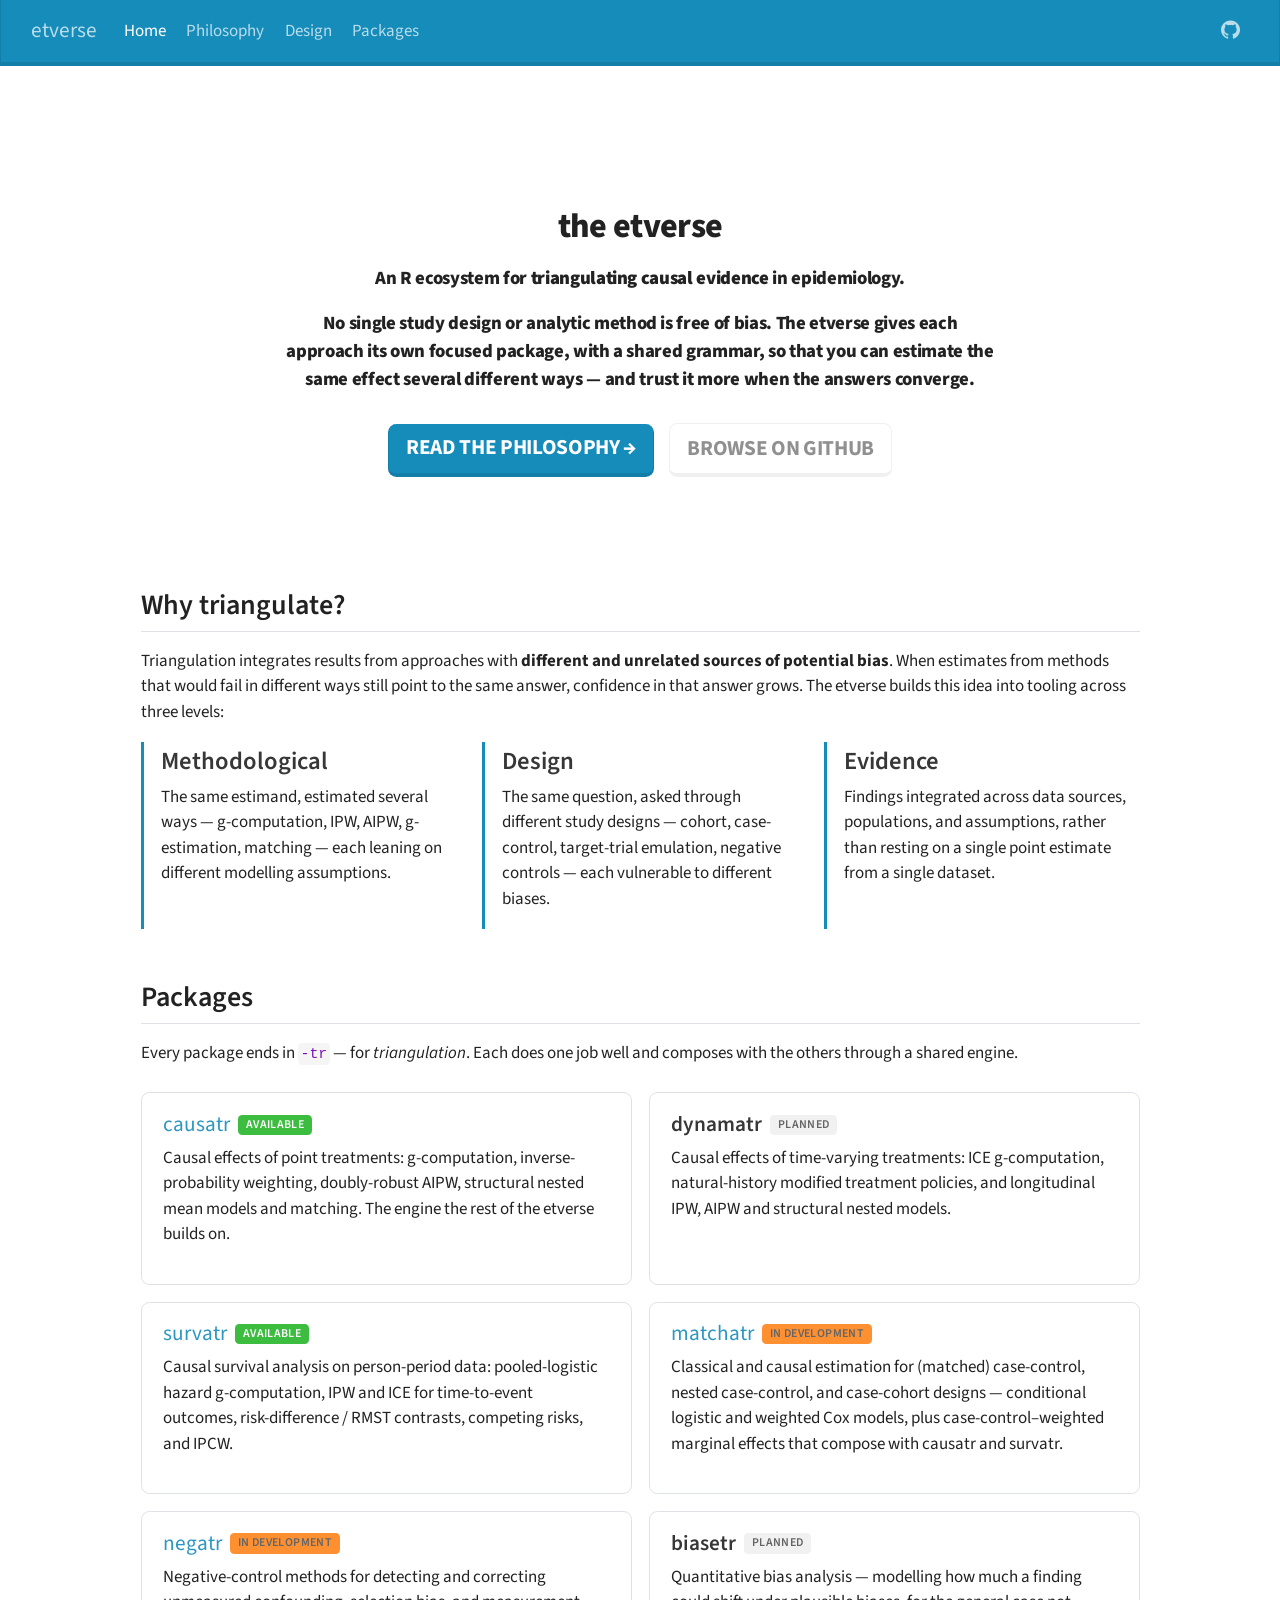
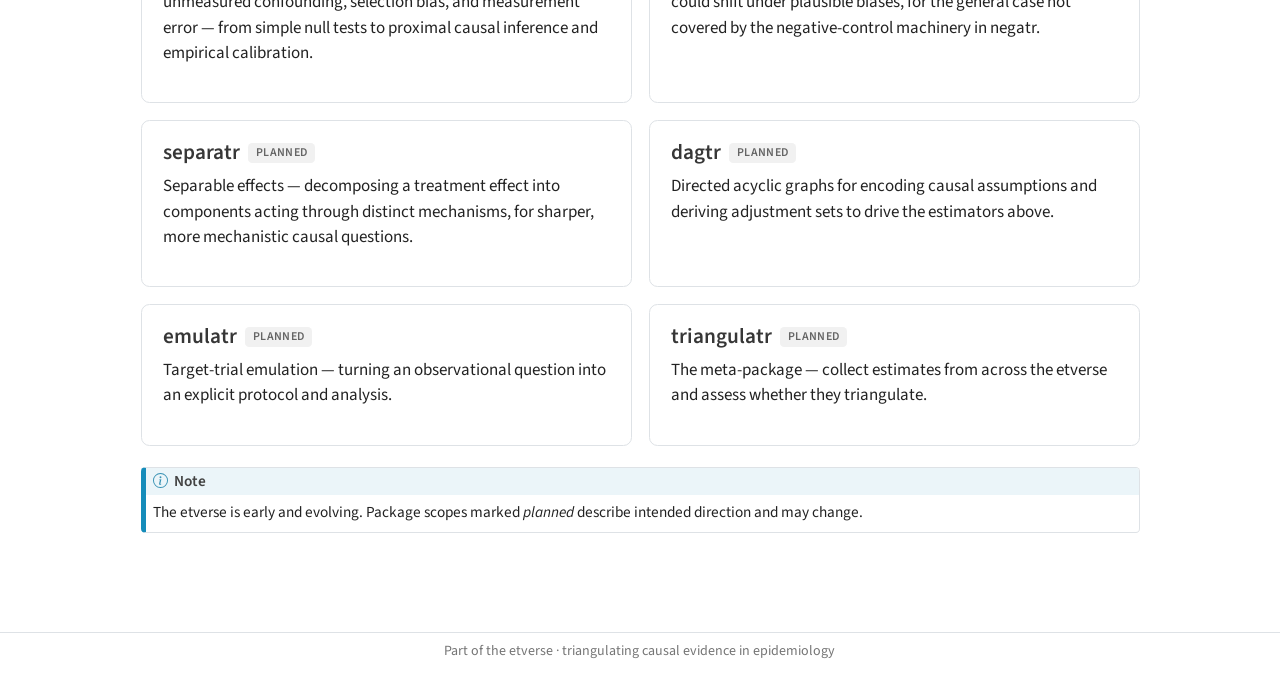
<file: index.html>
<!DOCTYPE html>
<html xmlns="http://www.w3.org/1999/xhtml" lang="en" xml:lang="en"><head>

<meta charset="utf-8">
<meta name="generator" content="quarto-1.11.9">

<meta name="viewport" content="width=device-width, initial-scale=1.0, user-scalable=yes">


<title>etverse — triangulating causal evidence in epidemiology – etverse</title>
<style>
/* Default styles provided by pandoc.
** See https://pandoc.org/MANUAL.html#variables-for-html for config info.
*/
span.smallcaps{font-variant: small-caps;}
div.columns{display: flex; gap: 1.5em;}
div.column{flex: auto;}
@media screen {
div.columns{gap: min(4vw, 1.5em);}
div.column{overflow-x: auto;}
}
div.hanging-indent{margin-left: 1.5em; text-indent: -1.5em;}
ul.task-list{list-style: none;}
ul.task-list li input[type="checkbox"] {
  width: 0.8em;
  margin: 0 0.8em 0.2em -1em; /* quarto-specific, see https://github.com/quarto-dev/quarto-cli/issues/4556 */ 
  vertical-align: middle;
}
</style>


<script src="site_libs/quarto-nav/quarto-nav.js"></script>
<script src="site_libs/clipboard/clipboard.min.js"></script>
<script src="site_libs/quarto-search/autocomplete.umd.js"></script>
<script src="site_libs/quarto-search/fuse.min.js"></script>
<script src="site_libs/quarto-search/quarto-search.js"></script>
<meta name="quarto:offset" content="./">
<link href="./favicon.png" rel="icon" type="image/png">
<script src="site_libs/quarto-html/quarto.js" type="module"></script>
<script src="site_libs/quarto-html/tabsets/tabsets.js" type="module"></script>
<script src="site_libs/quarto-html/scrollable-regions/scrollable-regions.js" type="module"></script>
<script src="site_libs/quarto-html/popper.min.js"></script>
<script src="site_libs/quarto-html/tippy.umd.min.js"></script>
<script src="site_libs/quarto-html/anchor.min.js"></script>
<link href="site_libs/quarto-html/tippy.css" rel="stylesheet">
<link href="site_libs/quarto-html/quarto-syntax-highlighting-63b5708e65d6cd79cd7618c58d0c21e7.css" rel="stylesheet" id="quarto-text-highlighting-styles">
<script src="site_libs/bootstrap/bootstrap.min.js"></script>
<link href="site_libs/bootstrap/bootstrap-icons.css" rel="stylesheet">
<link href="site_libs/bootstrap/bootstrap-72828441c7ecd9471158c62eb830448b.min.css" rel="stylesheet" append-hash="true" id="quarto-bootstrap" data-mode="light">
<script id="quarto-search-options" type="application/json">{
  "location": "navbar",
  "copy-button": false,
  "collapse-after": 3,
  "panel-placement": "end",
  "type": "overlay",
  "limit": 50,
  "keyboard-shortcut": [
    "f",
    "/",
    "s"
  ],
  "show-item-context": false,
  "language": {
    "search-no-results-text": "No results",
    "search-matching-documents-text": "matching documents",
    "search-copy-link-title": "Copy link to search",
    "search-hide-matches-text": "Hide additional matches",
    "search-more-match-text": "more match in this document",
    "search-more-matches-text": "more matches in this document",
    "search-clear-button-title": "Clear",
    "search-text-placeholder": "",
    "search-detached-cancel-button-title": "Cancel",
    "search-submit-button-title": "Submit",
    "search-label": "Search"
  }
}</script>


<link rel="stylesheet" href="styles.css">
</head>

<body class="nav-fixed fullcontent quarto-light"><a id="quarto-skip-link" class="visually-hidden-focusable" href="#quarto-document-content">Skip to main content</a>

<div id="quarto-search-results"></div>
  <header id="quarto-header" class="headroom fixed-top">
    <nav class="navbar navbar-expand-lg " data-bs-theme="dark" aria-label="Site">
      <div class="navbar-container container-fluid">
      <div class="navbar-brand-container mx-auto">
    <a class="navbar-brand" href="./index.html">
    <span class="navbar-title">etverse</span>
    </a>
  </div>
          <button class="navbar-toggler" type="button" data-bs-toggle="collapse" data-bs-target="#navbarCollapse" aria-controls="navbarCollapse" aria-expanded="false" aria-label="Toggle navigation" onclick="if (window.quartoToggleHeadroom) { window.quartoToggleHeadroom(); }">
  <span class="navbar-toggler-icon"></span>
</button>
          <div class="collapse navbar-collapse" id="navbarCollapse">
            <ul class="navbar-nav navbar-nav-scroll me-auto">
  <li class="nav-item">
    <a class="nav-link active" href="./index.html" aria-current="page"> 
<span class="menu-text">Home</span></a>
  </li>  
  <li class="nav-item">
    <a class="nav-link" href="./philosophy.html"> 
<span class="menu-text">Philosophy</span></a>
  </li>  
  <li class="nav-item">
    <a class="nav-link" href="./design.html"> 
<span class="menu-text">Design</span></a>
  </li>  
  <li class="nav-item">
    <a class="nav-link" href="./index.html#packages"> 
<span class="menu-text">Packages</span></a>
  </li>  
</ul>
            <ul class="navbar-nav navbar-nav-scroll ms-auto">
  <li class="nav-item compact">
    <a class="nav-link" href="https://github.com/etverse"> <i class="bi bi-github" role="img" aria-label="etverse on GitHub">
</i> 
<span class="menu-text"></span></a>
  </li>  
</ul>
          </div> <!-- /navcollapse -->
            <div class="quarto-navbar-tools">
</div>
      </div> <!-- /container-fluid -->
    </nav>
</header>
<!-- content -->
<div id="quarto-content" class="quarto-container page-columns page-rows-contents page-layout-article page-navbar">
<!-- sidebar -->
<!-- margin-sidebar -->
    
<!-- main -->
<main class="content" id="quarto-document-content" tabindex="-1"><header id="title-block-header" class="quarto-title-block"></header>




<section id="the-etverse" class="level1 hero-title hero">
<h1 class="hero-title">the etverse</h1>
<p>An R ecosystem for <strong>triangulating causal evidence</strong> in epidemiology.</p>
<p>No single study design or analytic method is free of bias. The etverse gives each approach its own focused package, with a shared grammar, so that you can estimate the same effect several different ways — and trust it more when the answers converge.</p>
<p><a href="./philosophy.html" class="btn btn-primary btn-lg" role="button">Read the philosophy →</a> <a href="https://github.com/etverse" class="btn btn-outline-secondary btn-lg" role="button">Browse on GitHub</a></p>
</section>
<section id="why-triangulate" class="level2 mt-5">
<h2 class="mt-5 anchored" data-anchor-id="why-triangulate">Why triangulate?</h2>
<p>Triangulation integrates results from approaches with <strong>different and unrelated sources of potential bias</strong>. When estimates from methods that would fail in different ways still point to the same answer, confidence in that answer grows. The etverse builds this idea into tooling across three levels:</p>
<div class="grid level-grid">
<section id="methodological" class="level3 g-col-12 g-col-md-4">
<h3 class="anchored" data-anchor-id="methodological">Methodological</h3>
<p>The same estimand, estimated several ways — g-computation, IPW, AIPW, g-estimation, matching — each leaning on different modelling assumptions.</p>
</section>
<section id="design" class="level3 g-col-12 g-col-md-4">
<h3 class="anchored" data-anchor-id="design">Design</h3>
<p>The same question, asked through different study designs — cohort, case-control, target-trial emulation, negative controls — each vulnerable to different biases.</p>
</section>
<section id="evidence" class="level3 g-col-12 g-col-md-4">
<h3 class="anchored" data-anchor-id="evidence">Evidence</h3>
<p>Findings integrated across data sources, populations, and assumptions, rather than resting on a single point estimate from a single dataset.</p>
</section>
</div>
</section>
<section id="packages" class="level2 mt-5">
<h2 class="mt-5 anchored" data-anchor-id="packages">Packages</h2>
<p>Every package ends in <code>-tr</code> — for <em>triangulation</em>. Each does one job well and composes with the others through a shared engine.</p>
<div class="grid pkg-grid">
<section id="causatr-available" class="level3 g-col-12 g-col-md-6 pkg-card">
<h3 class="anchored" data-anchor-id="causatr-available"><a href="https://etverse.github.io/causatr/">causatr</a> <span class="badge bg-success">available</span></h3>
<p>Causal effects of point treatments: g-computation, inverse-probability weighting, doubly-robust AIPW, structural nested mean models and matching. The engine the rest of the etverse builds on.</p>
</section>
<section id="dynamatr-planned" class="level3 g-col-12 g-col-md-6 pkg-card">
<h3 class="anchored" data-anchor-id="dynamatr-planned">dynamatr <span class="badge bg-secondary">planned</span></h3>
<p>Causal effects of time-varying treatments: ICE g-computation, natural-history modified treatment policies, and longitudinal IPW, AIPW and structural nested models.</p>
</section>
<section id="survatr-available" class="level3 g-col-12 g-col-md-6 pkg-card">
<h3 class="anchored" data-anchor-id="survatr-available"><a href="https://etverse.github.io/survatr/">survatr</a> <span class="badge bg-success">available</span></h3>
<p>Causal survival analysis on person-period data: pooled-logistic hazard g-computation, IPW and ICE for time-to-event outcomes, risk-difference / RMST contrasts, competing risks, and IPCW.</p>
</section>
<section id="matchatr-in-development" class="level3 g-col-12 g-col-md-6 pkg-card">
<h3 class="anchored" data-anchor-id="matchatr-in-development"><a href="https://etverse.github.io/matchatr/">matchatr</a> <span class="badge bg-warning text-dark">in development</span></h3>
<p>Classical and causal estimation for (matched) case-control, nested case-control, and case-cohort designs — conditional logistic and weighted Cox models, plus case-control–weighted marginal effects that compose with causatr and survatr.</p>
</section>
<section id="negatr-in-development" class="level3 g-col-12 g-col-md-6 pkg-card">
<h3 class="anchored" data-anchor-id="negatr-in-development"><a href="https://etverse.github.io/negatr/">negatr</a> <span class="badge bg-warning text-dark">in development</span></h3>
<p>Negative-control methods for detecting and correcting unmeasured confounding, selection bias, and measurement error — from simple null tests to proximal causal inference and empirical calibration.</p>
</section>
<section id="biasetr-planned" class="level3 g-col-12 g-col-md-6 pkg-card">
<h3 class="anchored" data-anchor-id="biasetr-planned">biasetr <span class="badge bg-secondary">planned</span></h3>
<p>Quantitative bias analysis — modelling how much a finding could shift under plausible biases, for the general case not covered by the negative-control machinery in negatr.</p>
</section>
<section id="separatr-planned" class="level3 g-col-12 g-col-md-6 pkg-card">
<h3 class="anchored" data-anchor-id="separatr-planned">separatr <span class="badge bg-secondary">planned</span></h3>
<p>Separable effects — decomposing a treatment effect into components acting through distinct mechanisms, for sharper, more mechanistic causal questions.</p>
</section>
<section id="dagtr-planned" class="level3 g-col-12 g-col-md-6 pkg-card">
<h3 class="anchored" data-anchor-id="dagtr-planned">dagtr <span class="badge bg-secondary">planned</span></h3>
<p>Directed acyclic graphs for encoding causal assumptions and deriving adjustment sets to drive the estimators above.</p>
</section>
<section id="emulatr-planned" class="level3 g-col-12 g-col-md-6 pkg-card">
<h3 class="anchored" data-anchor-id="emulatr-planned">emulatr <span class="badge bg-secondary">planned</span></h3>
<p>Target-trial emulation — turning an observational question into an explicit protocol and analysis.</p>
</section>
<section id="triangulatr-planned" class="level3 g-col-12 g-col-md-6 pkg-card">
<h3 class="anchored" data-anchor-id="triangulatr-planned">triangulatr <span class="badge bg-secondary">planned</span></h3>
<p>The meta-package — collect estimates from across the etverse and assess whether they triangulate.</p>
</section>
</div>
<div class="callout callout-style-default callout-note callout-titled">
<div class="callout-header d-flex align-content-center">
<div class="callout-icon-container">
<i class="callout-icon"></i>
</div>
<div class="callout-title-container flex-fill">
Note
</div>
</div>
<div class="callout-body-container callout-body">
<p>The etverse is early and evolving. Package scopes marked <em>planned</em> describe intended direction and may change.</p>
</div>
</div>


</section>

</main> <!-- /main -->
<script id="quarto-html-after-body" type="application/javascript">
  window.document.addEventListener("DOMContentLoaded", function (event) {
    const icon = "";
    const anchorJS = new window.AnchorJS();
    anchorJS.options = {
      placement: 'right',
      icon: icon
    };
    anchorJS.add('.anchored');
    const isCodeAnnotation = (el) => {
      for (const clz of el.classList) {
        if (clz.startsWith('code-annotation-')) {                     
          return true;
        }
      }
      return false;
    }
    const onCopySuccess = function(e) {
      // button target
      const button = e.trigger;
      // don't keep focus
      button.blur();
      // flash "checked"
      button.classList.add('code-copy-button-checked');
      var currentTitle = button.getAttribute("title");
      button.setAttribute("title", "Copied!");
      let tooltip;
      if (window.bootstrap) {
        button.setAttribute("data-bs-toggle", "tooltip");
        button.setAttribute("data-bs-placement", "left");
        button.setAttribute("data-bs-title", "Copied!");
        tooltip = new bootstrap.Tooltip(button, 
          { trigger: "manual", 
            customClass: "code-copy-button-tooltip",
            offset: [0, -8]});
        tooltip.show();    
      }
      setTimeout(function() {
        if (tooltip) {
          tooltip.hide();
          button.removeAttribute("data-bs-title");
          button.removeAttribute("data-bs-toggle");
          button.removeAttribute("data-bs-placement");
        }
        button.setAttribute("title", currentTitle);
        button.classList.remove('code-copy-button-checked');
      }, 1000);
      // clear code selection
      e.clearSelection();
    }
    const getTextToCopy = function(trigger) {
      const outerScaffold = trigger.parentElement.cloneNode(true);
      const codeEl = outerScaffold.querySelector('code');
      for (const childEl of codeEl.children) {
        if (isCodeAnnotation(childEl)) {
          childEl.remove();
        }
      }
      return codeEl.innerText;
    }
    const clipboard = new window.ClipboardJS('.code-copy-button:not([data-in-quarto-modal])', {
      text: getTextToCopy
    });
    clipboard.on('success', onCopySuccess);
    if (window.document.getElementById('quarto-embedded-source-code-modal')) {
      const clipboardModal = new window.ClipboardJS('.code-copy-button[data-in-quarto-modal]', {
        text: getTextToCopy,
        container: window.document.getElementById('quarto-embedded-source-code-modal')
      });
      clipboardModal.on('success', onCopySuccess);
    }
      var localhostRegex = new RegExp(/^(?:http|https):\/\/localhost\:?[0-9]*\//);
      var mailtoRegex = new RegExp(/^mailto:/);
        var filterRegex = new RegExp("https:\/\/etverse\.github\.io");
      var isInternal = (href) => {
          return filterRegex.test(href) || localhostRegex.test(href) || mailtoRegex.test(href);
      }
      // Inspect non-navigation links and adorn them if external
      window.quartoDecorateExternalLinks = function (root) {
     var links = (root || window.document).querySelectorAll('a[href]:not(.nav-link):not(.navbar-brand):not(.toc-action):not(.sidebar-link):not(.sidebar-item-toggle):not(.pagination-link):not(.no-external):not([aria-hidden]):not(.dropdown-item):not(.quarto-navigation-tool):not(.about-link)');
      for (var i=0; i<links.length; i++) {
        const link = links[i];
        if (!isInternal(link.href)) {
          // undo the damage that might have been done by quarto-nav.js in the case of
          // links that we want to consider external
          if (link.dataset.originalHref !== undefined) {
            link.href = link.dataset.originalHref;
          }
          if (!link.classList.contains('no-external-icon')) {
          }
        }
      }
      };
      window.quartoDecorateExternalLinks(window.document);
    // Esc closes the popup (WCAG 1.4.13) and focus leaving both trigger and
    // popup closes it (WCAG 2.4.11); tippy handles neither for interactive popups.
    const hideOnEscAndFocusOut = {
      name: 'hideOnEscAndFocusOut',
      defaultValue: true,
      fn(instance) {
        const dismiss = () => {
          // A show scheduled by the trigger delay would otherwise reopen it
          instance.clearDelayTimeouts();
          instance.hide();
        };
        const onKeyDown = (event) => {
          if (event.key !== 'Escape') {
            return;
          }
          // Keep Esc from also reaching page handlers (e.g. reveal.js overview),
          // except an open reveal.js slide menu, which Esc should close too.
          // The menu handles keys only when its keyboard option is on.
          const menuHandlesEsc = window.Reveal?.getPlugin?.('menu')?.isOpen() &&
            window.Reveal.getConfig().menu?.keyboard !== false;
          if (!menuHandlesEsc) {
            event.stopPropagation();
          }
          if (instance.popper.contains(window.document.activeElement)) {
            // Disabled while refocusing so the focus trigger does not reopen it
            instance.disable();
            instance.reference.focus();
            instance.enable();
          }
          dismiss();
        };
        const onFocusOut = (event) => {
          const target = event.relatedTarget;
          if (target && !instance.reference.contains(target) &&
              !instance.popper.contains(target)) {
            dismiss();
          }
        };
        // On the trigger too: a click trigger (code-annotations: select) has no
        // blur handling. Attached for the instance's lifetime so leaving the
        // trigger also cancels a show still pending on the trigger delay.
        instance.reference.addEventListener('focusout', onFocusOut);
        return {
          onShow() {
            window.document.addEventListener('keydown', onKeyDown, true);
            instance.popper.addEventListener('focusout', onFocusOut);
          },
          onHide() {
            window.document.removeEventListener('keydown', onKeyDown, true);
            instance.popper.removeEventListener('focusout', onFocusOut);
          },
          onDestroy() {
            instance.reference.removeEventListener('focusout', onFocusOut);
          },
        };
      },
    };
    function tippyHover(el, contentFn, onTriggerFn, onUntriggerFn) {
      const config = {
        allowHTML: true,
        maxWidth: 500,
        delay: 100,
        arrow: false,
        appendTo: function(el) {
            return el.parentElement;
        },
        interactive: true,
        interactiveBorder: 10,
        theme: 'quarto',
        placement: 'bottom-start',
        plugins: [hideOnEscAndFocusOut],
      };
      if (contentFn) {
        config.content = contentFn;
      }
      if (onTriggerFn) {
        config.onTrigger = onTriggerFn;
      }
      if (onUntriggerFn) {
        config.onUntrigger = onUntriggerFn;
      }
      window.tippy(el, config); 
    }
    const noterefs = window.document.querySelectorAll('a[role="doc-noteref"]');
    for (var i=0; i<noterefs.length; i++) {
      const ref = noterefs[i];
      tippyHover(ref, function() {
        // use id or data attribute instead here
        let href = ref.getAttribute('data-footnote-href') || ref.getAttribute('href');
        try { href = new URL(href).hash; } catch {}
        const id = href.replace(/^#\/?/, "");
        const note = window.document.getElementById(id);
        if (note) {
          return note.innerHTML;
        } else {
          return "";
        }
      });
    }
    const xrefs = window.document.querySelectorAll('a.quarto-xref');
    const processXRef = (id, note) => {
      // Strip column container classes
      const stripColumnClz = (el) => {
        el.classList.remove("page-full", "page-columns");
        if (el.children) {
          for (const child of el.children) {
            stripColumnClz(child);
          }
        }
      }
      stripColumnClz(note)
      if (id === null || id.startsWith('sec-')) {
        // Special case sections, only their first couple elements
        const container = document.createElement("div");
        if (note.children && note.children.length > 2) {
          container.appendChild(note.children[0].cloneNode(true));
          for (let i = 1; i < note.children.length; i++) {
            const child = note.children[i];
            if (child.tagName === "P" && child.innerText === "") {
              continue;
            } else {
              container.appendChild(child.cloneNode(true));
              break;
            }
          }
          if (window.Quarto?.typesetMath) {
            window.Quarto.typesetMath(container);
          }
          return container.innerHTML
        } else {
          if (window.Quarto?.typesetMath) {
            window.Quarto.typesetMath(note);
          }
          return note.innerHTML;
        }
      } else {
        // Remove any anchor links if they are present
        const anchorLink = note.querySelector('a.anchorjs-link');
        if (anchorLink) {
          anchorLink.remove();
        }
        if (window.Quarto?.typesetMath) {
          window.Quarto.typesetMath(note);
        }
        if (note.classList.contains("callout")) {
          return note.outerHTML;
        } else {
          return note.innerHTML;
        }
      }
    }
    for (var i=0; i<xrefs.length; i++) {
      const xref = xrefs[i];
      tippyHover(xref, undefined, function(instance) {
        instance.disable();
        let url = xref.getAttribute('href');
        let hash = undefined; 
        if (url.startsWith('#')) {
          hash = url;
        } else {
          try { hash = new URL(url).hash; } catch {}
        }
        if (hash) {
          const id = hash.replace(/^#\/?/, "");
          const note = window.document.getElementById(id);
          if (note !== null) {
            try {
              const html = processXRef(id, note.cloneNode(true));
              instance.setContent(html);
            } finally {
              instance.enable();
              instance.show();
            }
          } else {
            // See if we can fetch this
            fetch(url.split('#')[0])
            .then(res => res.text())
            .then(html => {
              const parser = new DOMParser();
              const htmlDoc = parser.parseFromString(html, "text/html");
              const note = htmlDoc.getElementById(id);
              if (note !== null) {
                const html = processXRef(id, note);
                instance.setContent(html);
              } 
            }).finally(() => {
              instance.enable();
              instance.show();
            });
          }
        } else {
          // See if we can fetch a full url (with no hash to target)
          // This is a special case and we should probably do some content thinning / targeting
          fetch(url)
          .then(res => res.text())
          .then(html => {
            const parser = new DOMParser();
            const htmlDoc = parser.parseFromString(html, "text/html");
            const note = htmlDoc.querySelector('main.content');
            if (note !== null) {
              // This should only happen for chapter cross references
              // (since there is no id in the URL)
              // remove the first header
              if (note.children.length > 0 && note.children[0].tagName === "HEADER") {
                note.children[0].remove();
              }
              const html = processXRef(null, note);
              instance.setContent(html);
            } 
          }).finally(() => {
            instance.enable();
            instance.show();
          });
        }
      }, function(instance) {
      });
    }
        let selectedAnnoteEl;
        const selectorForAnnotation = ( cell, annotation) => {
          let cellAttr = 'data-code-cell="' + cell + '"';
          let lineAttr = 'data-code-annotation="' +  annotation + '"';
          const selector = 'span[' + cellAttr + '][' + lineAttr + ']';
          return selector;
        }
        const selectCodeLines = (annoteEl) => {
          const doc = window.document;
          const targetCell = annoteEl.getAttribute("data-target-cell");
          const targetAnnotation = annoteEl.getAttribute("data-target-annotation");
          const annoteSpan = window.document.querySelector(selectorForAnnotation(targetCell, targetAnnotation));
          const lines = annoteSpan.getAttribute("data-code-lines").split(",");
          const lineIds = lines.map((line) => {
            return targetCell + "-" + line;
          })
          // Each band is positioned against its own containing block, which is
          // not the offsetParent of the lines, so place it from client rects.
          const placeBand = (band, firstEl, lastEl, codeBlock) => {
            const container = band.offsetParent;
            if (container === null) {
              return;
            }
            const containerRect = container.getBoundingClientRect();
            // Reveal.js scales slides with a transform, so convert client
            // pixels back to the CSS pixels of the container.
            const scale = containerRect.height / container.offsetHeight || 1;
            const firstRect = firstEl.getBoundingClientRect();
            const lastRect = lastEl.getBoundingClientRect();
            const top = (firstRect.top - containerRect.top) / scale - container.clientTop + container.scrollTop;
            const height = (lastRect.bottom - firstRect.top) / scale;
            band.style.top = top - 2 + "px";
            band.style.height = height + 4 + "px";
            if (codeBlock) {
              // Without the copy button wrapper, the containing block is wider
              // than the code block, so span the code block explicitly.
              const blockRect = codeBlock.getBoundingClientRect();
              band.style.left = (blockRect.left - containerRect.left) / scale - container.clientLeft + container.scrollLeft + "px";
              band.style.width = blockRect.width / scale + "px";
            }
          };
          if (lineIds.length > 0) {
            const el = window.document.getElementById(lineIds[0]);
            const lastEl = window.document.getElementById(lineIds[lineIds.length - 1]);
            const parent = el.parentElement.parentElement;
            // cook up a div (if necessary) and position it
            let div = window.document.getElementById("code-annotation-line-highlight");
            if (div === null) {
              div = window.document.createElement("div");
              div.setAttribute("id", "code-annotation-line-highlight");
              div.style.position = 'absolute';
              parent.appendChild(div);
            }
            placeBand(div, el, lastEl, parent.closest("div.sourceCode") || parent);
            let gutterDiv = window.document.getElementById("code-annotation-line-highlight-gutter");
            if (gutterDiv === null) {
              gutterDiv = window.document.createElement("div");
              gutterDiv.setAttribute("id", "code-annotation-line-highlight-gutter");
              gutterDiv.style.position = 'absolute';
              const codeCell = window.document.getElementById(targetCell);
              const gutter = codeCell.querySelector('.code-annotation-gutter');
              gutter.appendChild(gutterDiv);
            }
            placeBand(gutterDiv, el, lastEl);
            selectedAnnoteEl = annoteEl;
          }
        };
        const unselectCodeLines = () => {
          const elementsIds = ["code-annotation-line-highlight", "code-annotation-line-highlight-gutter"];
          elementsIds.forEach((elId) => {
            const div = window.document.getElementById(elId);
            if (div) {
              div.remove();
            }
          });
          selectedAnnoteEl = undefined;
        };
          // Handle positioning of the toggle
      window.addEventListener(
        "resize",
        throttle(() => {
          elRect = undefined;
          if (selectedAnnoteEl) {
            selectCodeLines(selectedAnnoteEl);
          }
        }, 10)
      );
      function throttle(fn, ms) {
      let throttle = false;
      let timer;
        return (...args) => {
          if(!throttle) { // first call gets through
              fn.apply(this, args);
              throttle = true;
          } else { // all the others get throttled
              if(timer) clearTimeout(timer); // cancel #2
              timer = setTimeout(() => {
                fn.apply(this, args);
                timer = throttle = false;
              }, ms);
          }
        };
      }
        // Attach click handler to the DT
        const annoteDls = window.document.querySelectorAll('dt[data-target-cell]');
        for (const annoteDlNode of annoteDls) {
          annoteDlNode.addEventListener('click', (event) => {
            const clickedEl = event.target;
            if (clickedEl !== selectedAnnoteEl) {
              unselectCodeLines();
              const activeEl = window.document.querySelector('dt[data-target-cell].code-annotation-active');
              if (activeEl) {
                activeEl.classList.remove('code-annotation-active');
              }
              selectCodeLines(clickedEl);
              clickedEl.classList.add('code-annotation-active');
            } else {
              // Unselect the line
              unselectCodeLines();
              clickedEl.classList.remove('code-annotation-active');
            }
          });
        }
    const findCites = (el) => {
      const parentEl = el.parentElement;
      if (parentEl) {
        const cites = parentEl.dataset.cites;
        if (cites) {
          return {
            el,
            cites: cites.split(' ')
          };
        } else {
          return findCites(el.parentElement)
        }
      } else {
        return undefined;
      }
    };
    var bibliorefs = window.document.querySelectorAll('a[role="doc-biblioref"]');
    for (var i=0; i<bibliorefs.length; i++) {
      const ref = bibliorefs[i];
      const citeInfo = findCites(ref);
      if (citeInfo) {
        tippyHover(citeInfo.el, function() {
          var popup = window.document.createElement('div');
          citeInfo.cites.forEach(function(cite) {
            var citeDiv = window.document.createElement('div');
            citeDiv.classList.add('hanging-indent');
            citeDiv.classList.add('csl-entry');
            var biblioDiv = window.document.getElementById('ref-' + cite);
            if (biblioDiv) {
              citeDiv.innerHTML = biblioDiv.innerHTML;
            }
            popup.appendChild(citeDiv);
          });
          return popup.innerHTML;
        });
      }
    }
  });
  </script>
  <script type="application/javascript">
  window.quartoScrollableRegionsLabels = {"code":"Scrollable code","output":"Scrollable output"};
  </script>
</div> <!-- /content -->
<footer class="footer">
  <div class="nav-footer">
    <div class="nav-footer-left">
      &nbsp;
    </div>   
    <div class="nav-footer-center">
<p>Part of the etverse · triangulating causal evidence in epidemiology</p>
</div>
    <div class="nav-footer-right">
      &nbsp;
    </div>
  </div>
</footer>




</body></html>
</file>
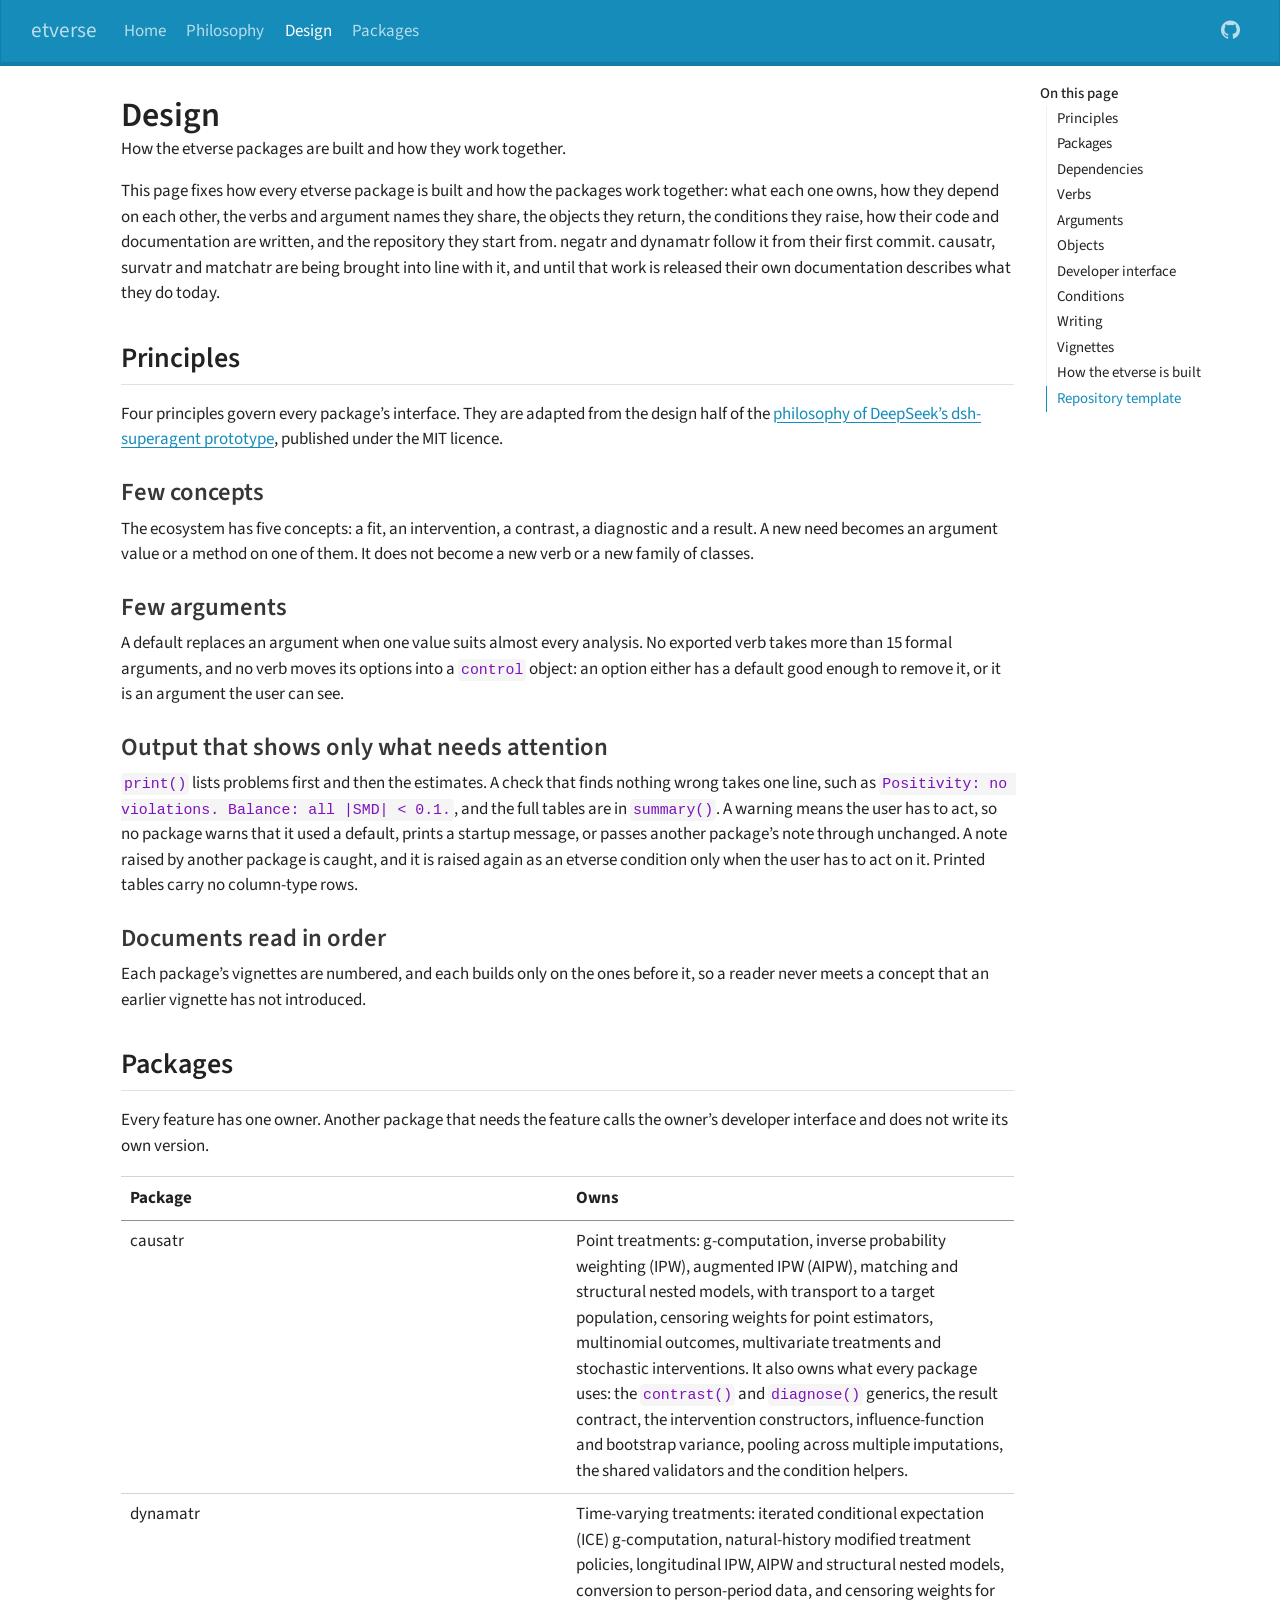
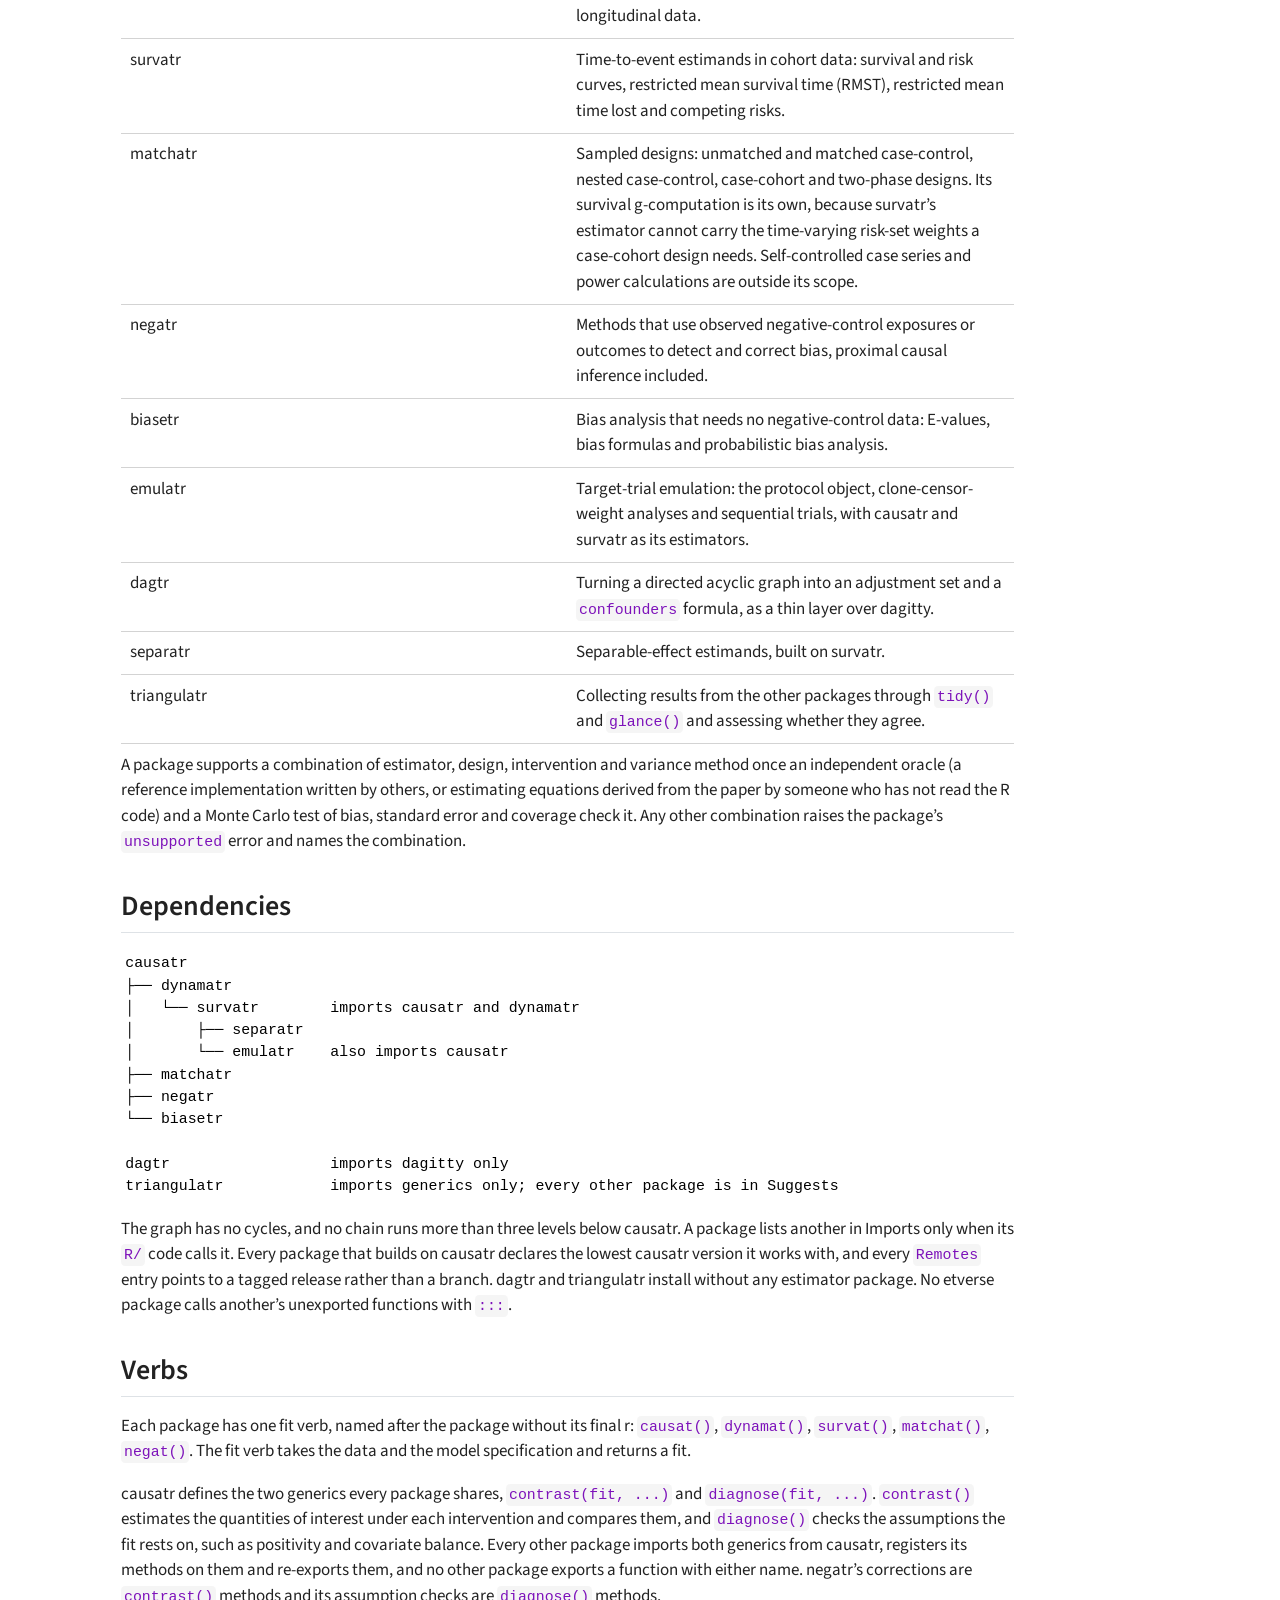
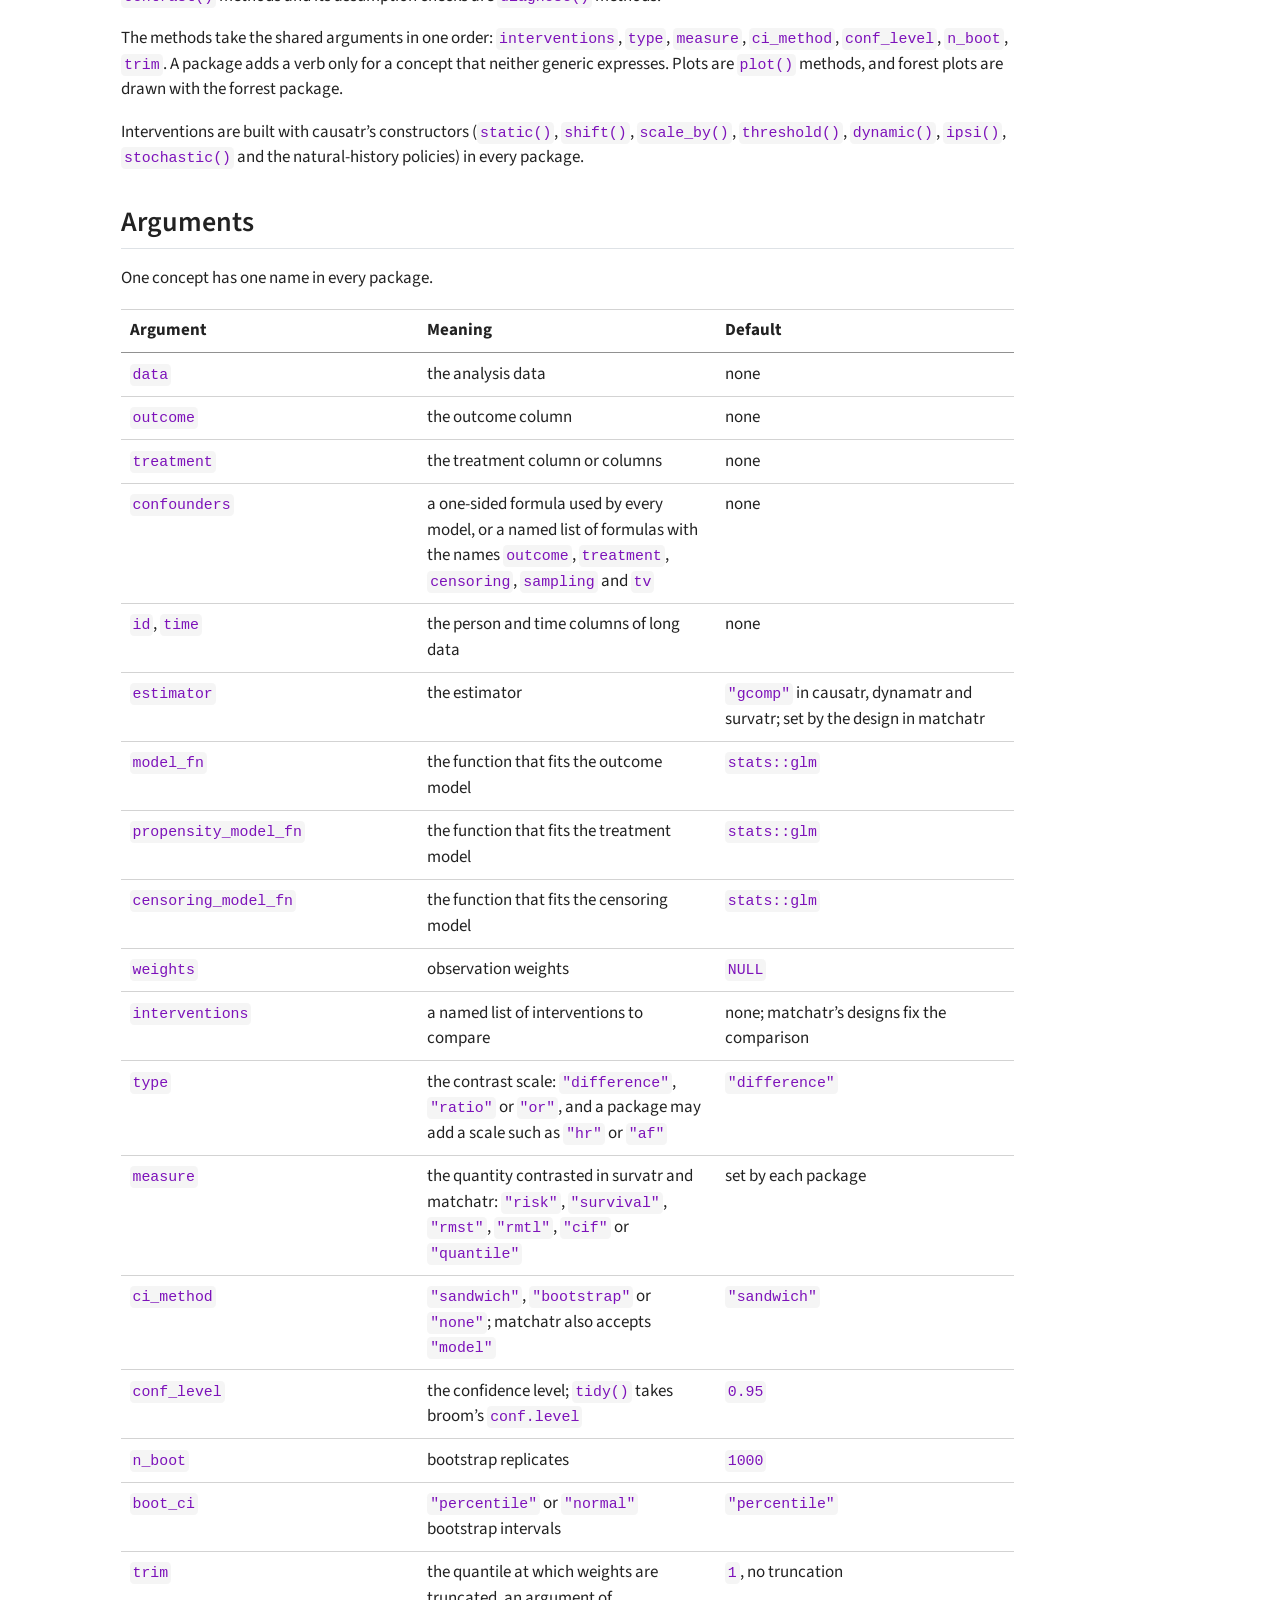
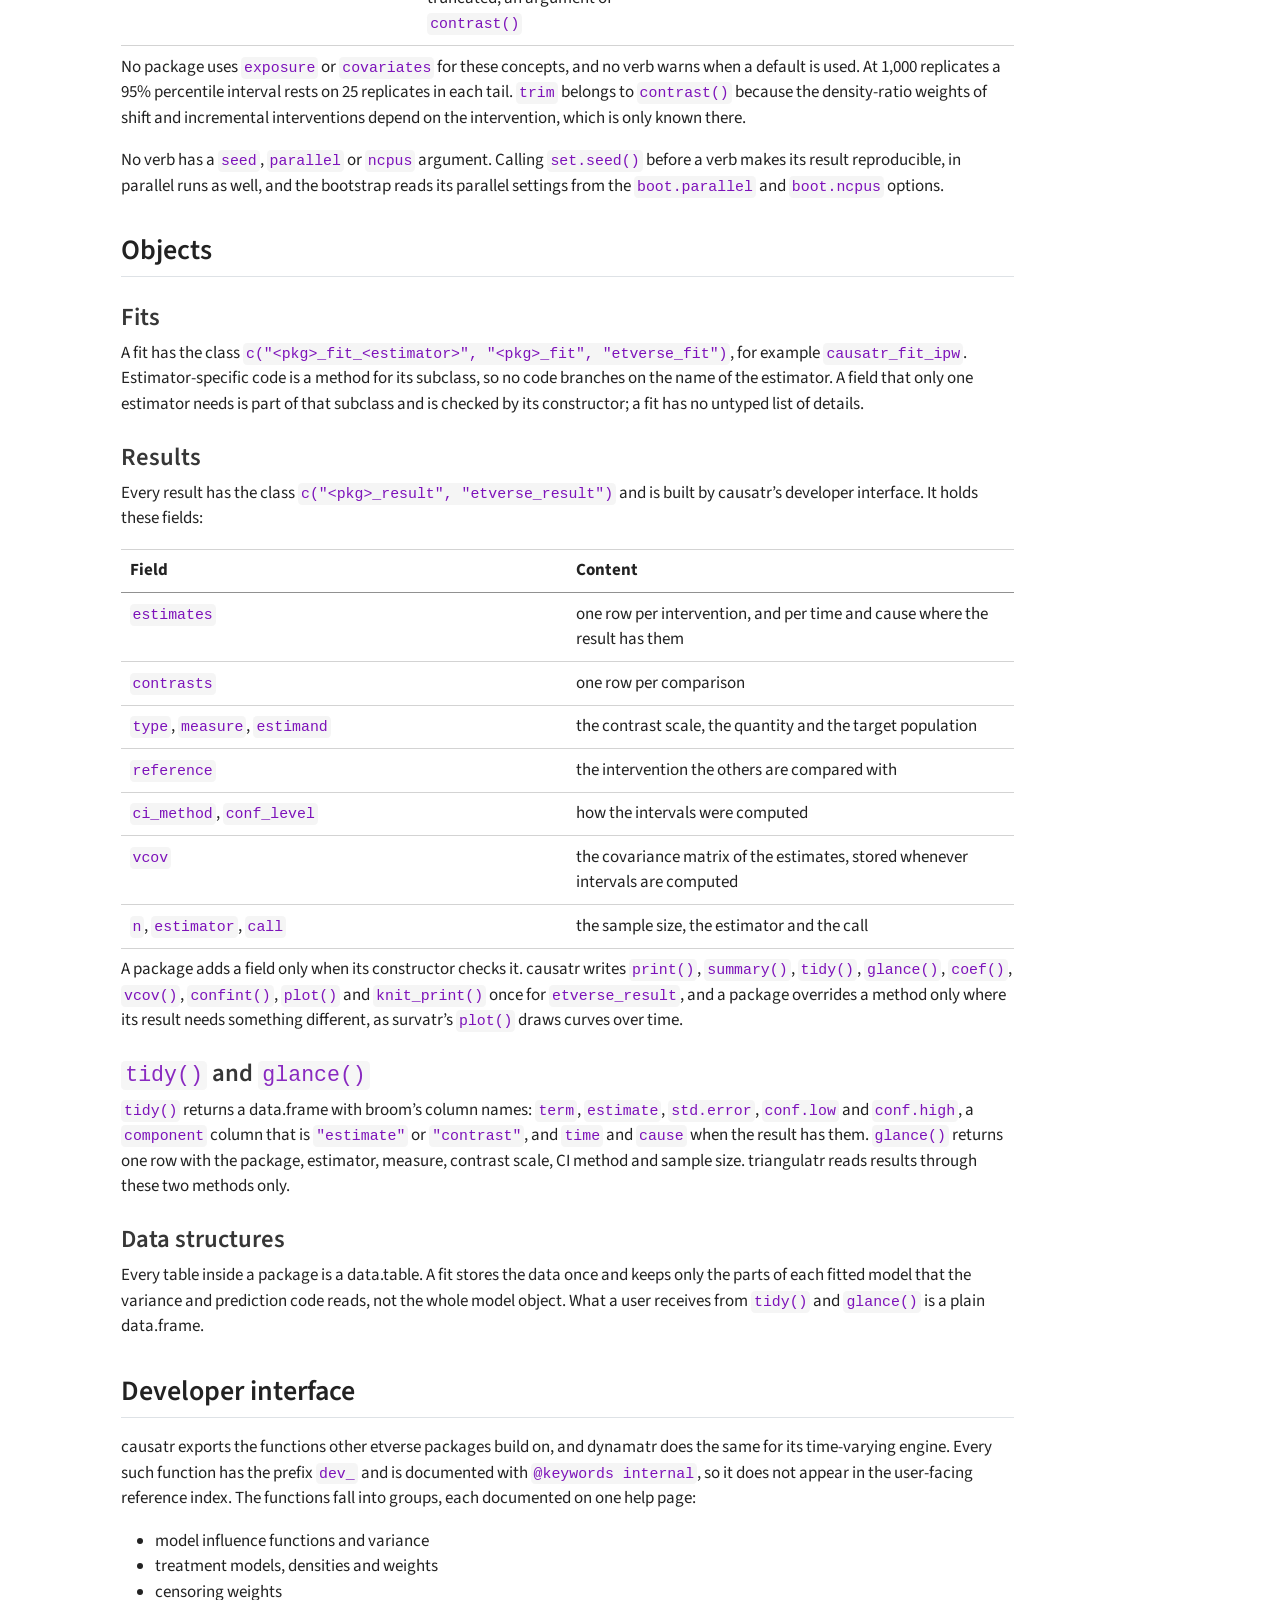
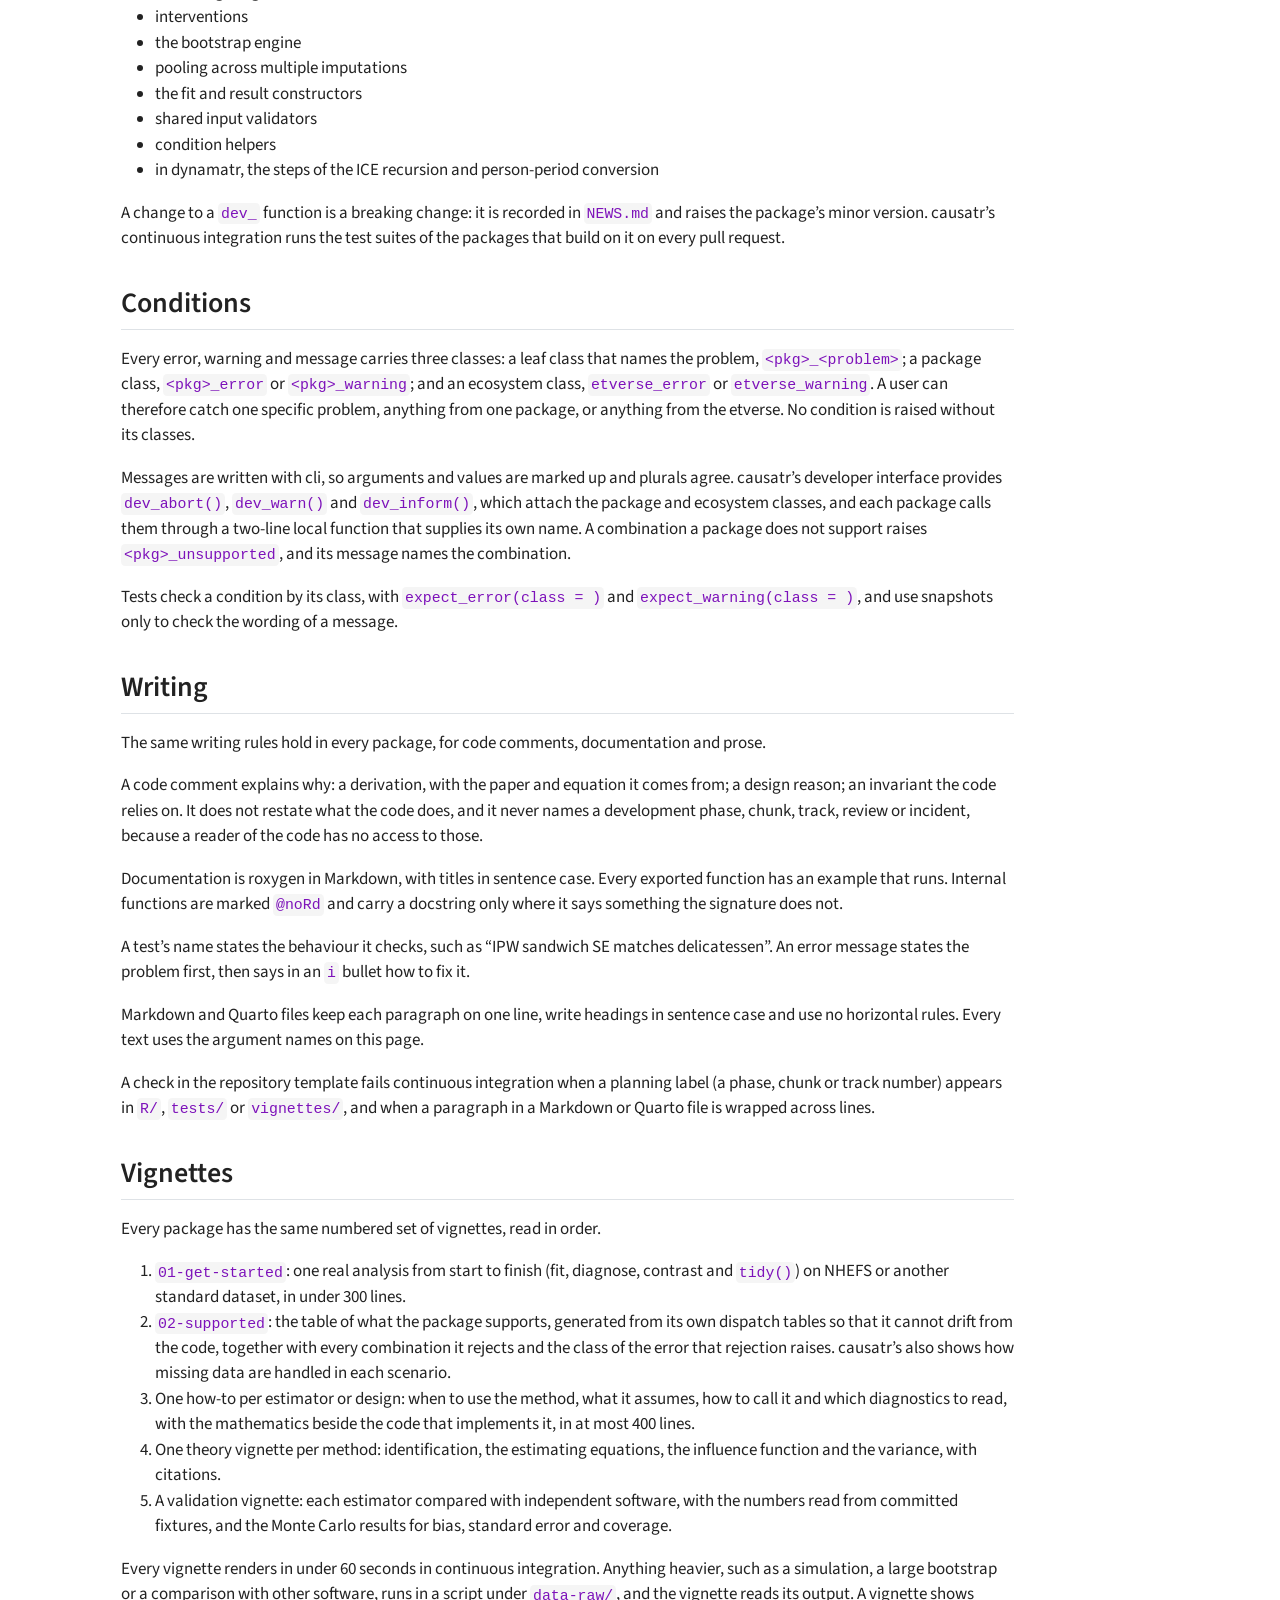
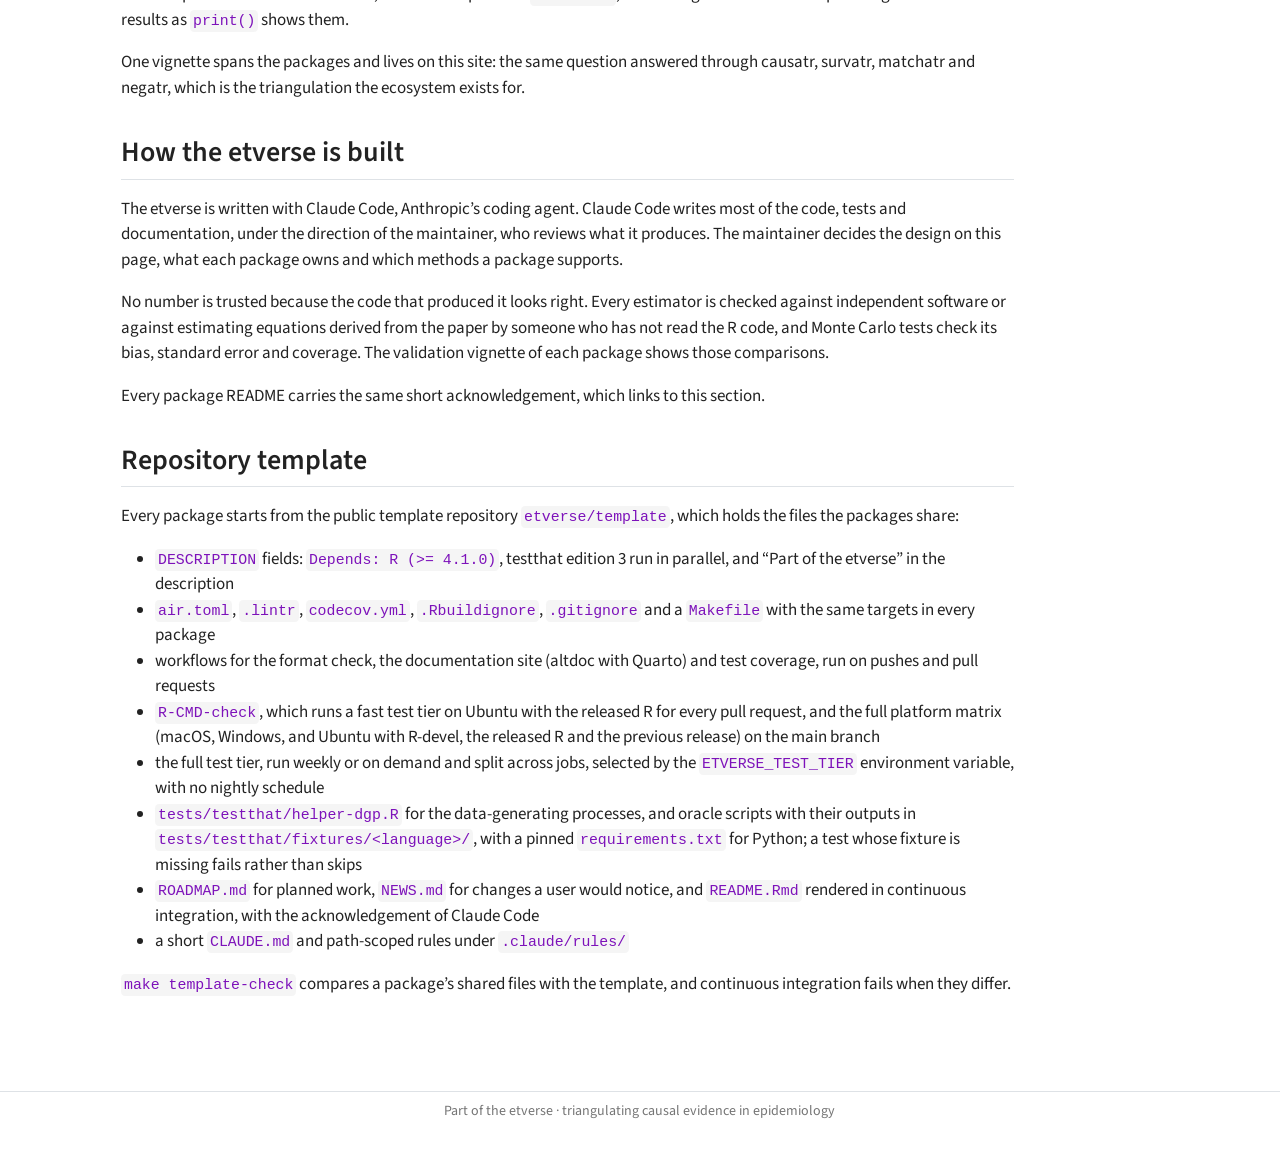
<file: design.html>
<!DOCTYPE html>
<html xmlns="http://www.w3.org/1999/xhtml" lang="en" xml:lang="en"><head>

<meta charset="utf-8">
<meta name="generator" content="quarto-1.11.9">

<meta name="viewport" content="width=device-width, initial-scale=1.0, user-scalable=yes">

<meta name="description" content="How the etverse packages are built and how they work together.">

<title>Design – etverse</title>
<style>
/* Default styles provided by pandoc.
** See https://pandoc.org/MANUAL.html#variables-for-html for config info.
*/
span.smallcaps{font-variant: small-caps;}
div.columns{display: flex; gap: 1.5em;}
div.column{flex: auto;}
@media screen {
div.columns{gap: min(4vw, 1.5em);}
div.column{overflow-x: auto;}
}
div.hanging-indent{margin-left: 1.5em; text-indent: -1.5em;}
ul.task-list{list-style: none;}
ul.task-list li input[type="checkbox"] {
  width: 0.8em;
  margin: 0 0.8em 0.2em -1em; /* quarto-specific, see https://github.com/quarto-dev/quarto-cli/issues/4556 */ 
  vertical-align: middle;
}
</style>


<script src="site_libs/quarto-nav/quarto-nav.js"></script>
<script src="site_libs/clipboard/clipboard.min.js"></script>
<script src="site_libs/quarto-search/autocomplete.umd.js"></script>
<script src="site_libs/quarto-search/fuse.min.js"></script>
<script src="site_libs/quarto-search/quarto-search.js"></script>
<meta name="quarto:offset" content="./">
<link href="./favicon.png" rel="icon" type="image/png">
<script src="site_libs/quarto-html/quarto.js" type="module"></script>
<script src="site_libs/quarto-html/tabsets/tabsets.js" type="module"></script>
<script src="site_libs/quarto-html/scrollable-regions/scrollable-regions.js" type="module"></script>
<script src="site_libs/quarto-html/popper.min.js"></script>
<script src="site_libs/quarto-html/tippy.umd.min.js"></script>
<script src="site_libs/quarto-html/anchor.min.js"></script>
<link href="site_libs/quarto-html/tippy.css" rel="stylesheet">
<link href="site_libs/quarto-html/quarto-syntax-highlighting-63b5708e65d6cd79cd7618c58d0c21e7.css" rel="stylesheet" id="quarto-text-highlighting-styles">
<script src="site_libs/bootstrap/bootstrap.min.js"></script>
<link href="site_libs/bootstrap/bootstrap-icons.css" rel="stylesheet">
<link href="site_libs/bootstrap/bootstrap-72828441c7ecd9471158c62eb830448b.min.css" rel="stylesheet" append-hash="true" id="quarto-bootstrap" data-mode="light">
<script id="quarto-search-options" type="application/json">{
  "location": "navbar",
  "copy-button": false,
  "collapse-after": 3,
  "panel-placement": "end",
  "type": "overlay",
  "limit": 50,
  "keyboard-shortcut": [
    "f",
    "/",
    "s"
  ],
  "show-item-context": false,
  "language": {
    "search-no-results-text": "No results",
    "search-matching-documents-text": "matching documents",
    "search-copy-link-title": "Copy link to search",
    "search-hide-matches-text": "Hide additional matches",
    "search-more-match-text": "more match in this document",
    "search-more-matches-text": "more matches in this document",
    "search-clear-button-title": "Clear",
    "search-text-placeholder": "",
    "search-detached-cancel-button-title": "Cancel",
    "search-submit-button-title": "Submit",
    "search-label": "Search"
  }
}</script>


<link rel="stylesheet" href="styles.css">
</head>

<body class="nav-fixed quarto-light"><a id="quarto-skip-link" class="visually-hidden-focusable" href="#quarto-document-content">Skip to main content</a>

<div id="quarto-search-results"></div>
  <header id="quarto-header" class="headroom fixed-top">
    <nav class="navbar navbar-expand-lg " data-bs-theme="dark" aria-label="Site">
      <div class="navbar-container container-fluid">
      <div class="navbar-brand-container mx-auto">
    <a class="navbar-brand" href="./index.html">
    <span class="navbar-title">etverse</span>
    </a>
  </div>
          <button class="navbar-toggler" type="button" data-bs-toggle="collapse" data-bs-target="#navbarCollapse" aria-controls="navbarCollapse" aria-expanded="false" aria-label="Toggle navigation" onclick="if (window.quartoToggleHeadroom) { window.quartoToggleHeadroom(); }">
  <span class="navbar-toggler-icon"></span>
</button>
          <div class="collapse navbar-collapse" id="navbarCollapse">
            <ul class="navbar-nav navbar-nav-scroll me-auto">
  <li class="nav-item">
    <a class="nav-link" href="./index.html"> 
<span class="menu-text">Home</span></a>
  </li>  
  <li class="nav-item">
    <a class="nav-link" href="./philosophy.html"> 
<span class="menu-text">Philosophy</span></a>
  </li>  
  <li class="nav-item">
    <a class="nav-link active" href="./design.html" aria-current="page"> 
<span class="menu-text">Design</span></a>
  </li>  
  <li class="nav-item">
    <a class="nav-link" href="./index.html#packages"> 
<span class="menu-text">Packages</span></a>
  </li>  
</ul>
            <ul class="navbar-nav navbar-nav-scroll ms-auto">
  <li class="nav-item compact">
    <a class="nav-link" href="https://github.com/etverse"> <i class="bi bi-github" role="img" aria-label="etverse on GitHub">
</i> 
<span class="menu-text"></span></a>
  </li>  
</ul>
          </div> <!-- /navcollapse -->
            <div class="quarto-navbar-tools">
</div>
      </div> <!-- /container-fluid -->
    </nav>
</header>
<!-- content -->
<div id="quarto-content" class="quarto-container page-columns page-rows-contents page-layout-article page-navbar">
<!-- sidebar -->
<!-- margin-sidebar -->
    <div id="quarto-margin-sidebar" class="sidebar margin-sidebar">
        <nav id="TOC" role="doc-toc" aria-labelledby="toc-title" class="toc-active">
    <h2 id="toc-title">On this page</h2>
   
  <ul>
  <li><a href="#principles" id="toc-principles" class="nav-link active" data-scroll-target="#principles">Principles</a>
  <ul class="collapse">
  <li><a href="#few-concepts" id="toc-few-concepts" class="nav-link" data-scroll-target="#few-concepts">Few concepts</a></li>
  <li><a href="#few-arguments" id="toc-few-arguments" class="nav-link" data-scroll-target="#few-arguments">Few arguments</a></li>
  <li><a href="#output-that-shows-only-what-needs-attention" id="toc-output-that-shows-only-what-needs-attention" class="nav-link" data-scroll-target="#output-that-shows-only-what-needs-attention">Output that shows only what needs attention</a></li>
  <li><a href="#documents-read-in-order" id="toc-documents-read-in-order" class="nav-link" data-scroll-target="#documents-read-in-order">Documents read in order</a></li>
  </ul></li>
  <li><a href="#packages" id="toc-packages" class="nav-link" data-scroll-target="#packages">Packages</a></li>
  <li><a href="#dependencies" id="toc-dependencies" class="nav-link" data-scroll-target="#dependencies">Dependencies</a></li>
  <li><a href="#verbs" id="toc-verbs" class="nav-link" data-scroll-target="#verbs">Verbs</a></li>
  <li><a href="#arguments" id="toc-arguments" class="nav-link" data-scroll-target="#arguments">Arguments</a></li>
  <li><a href="#objects" id="toc-objects" class="nav-link" data-scroll-target="#objects">Objects</a>
  <ul class="collapse">
  <li><a href="#fits" id="toc-fits" class="nav-link" data-scroll-target="#fits">Fits</a></li>
  <li><a href="#results" id="toc-results" class="nav-link" data-scroll-target="#results">Results</a></li>
  <li><a href="#tidy-and-glance" id="toc-tidy-and-glance" class="nav-link" data-scroll-target="#tidy-and-glance"><code>tidy()</code> and <code>glance()</code></a></li>
  <li><a href="#data-structures" id="toc-data-structures" class="nav-link" data-scroll-target="#data-structures">Data structures</a></li>
  </ul></li>
  <li><a href="#developer-interface" id="toc-developer-interface" class="nav-link" data-scroll-target="#developer-interface">Developer interface</a></li>
  <li><a href="#conditions" id="toc-conditions" class="nav-link" data-scroll-target="#conditions">Conditions</a></li>
  <li><a href="#writing" id="toc-writing" class="nav-link" data-scroll-target="#writing">Writing</a></li>
  <li><a href="#vignettes" id="toc-vignettes" class="nav-link" data-scroll-target="#vignettes">Vignettes</a></li>
  <li><a href="#how-the-etverse-is-built" id="toc-how-the-etverse-is-built" class="nav-link" data-scroll-target="#how-the-etverse-is-built">How the etverse is built</a></li>
  <li><a href="#repository-template" id="toc-repository-template" class="nav-link" data-scroll-target="#repository-template">Repository template</a></li>
  </ul>
</nav>
    </div>
<!-- main -->
<main class="content" id="quarto-document-content" tabindex="-1">

<header id="title-block-header" class="quarto-title-block default">
<div class="quarto-title">
<h1 class="title">Design</h1>
</div>

<div>
  <div class="description">
    How the etverse packages are built and how they work together.
  </div>
</div>


<div class="quarto-title-meta">

    
  
    
  </div>
  


</header>


<p>This page fixes how every etverse package is built and how the packages work together: what each one owns, how they depend on each other, the verbs and argument names they share, the objects they return, the conditions they raise, how their code and documentation are written, and the repository they start from. negatr and dynamatr follow it from their first commit. causatr, survatr and matchatr are being brought into line with it, and until that work is released their own documentation describes what they do today.</p>
<section id="principles" class="level2">
<h2 class="anchored" data-anchor-id="principles">Principles</h2>
<p>Four principles govern every package’s interface. They are adapted from the design half of the <a href="https://github.com/deepseek-ai/dsh-superagent-prototype/blob/main/docs/000-philosophy.md">philosophy of DeepSeek’s dsh-superagent prototype</a>, published under the MIT licence.</p>
<section id="few-concepts" class="level3">
<h3 class="anchored" data-anchor-id="few-concepts">Few concepts</h3>
<p>The ecosystem has five concepts: a fit, an intervention, a contrast, a diagnostic and a result. A new need becomes an argument value or a method on one of them. It does not become a new verb or a new family of classes.</p>
</section>
<section id="few-arguments" class="level3">
<h3 class="anchored" data-anchor-id="few-arguments">Few arguments</h3>
<p>A default replaces an argument when one value suits almost every analysis. No exported verb takes more than 15 formal arguments, and no verb moves its options into a <code>control</code> object: an option either has a default good enough to remove it, or it is an argument the user can see.</p>
</section>
<section id="output-that-shows-only-what-needs-attention" class="level3">
<h3 class="anchored" data-anchor-id="output-that-shows-only-what-needs-attention">Output that shows only what needs attention</h3>
<p><code>print()</code> lists problems first and then the estimates. A check that finds nothing wrong takes one line, such as <code>Positivity: no violations. Balance: all |SMD| &lt; 0.1.</code>, and the full tables are in <code>summary()</code>. A warning means the user has to act, so no package warns that it used a default, prints a startup message, or passes another package’s note through unchanged. A note raised by another package is caught, and it is raised again as an etverse condition only when the user has to act on it. Printed tables carry no column-type rows.</p>
</section>
<section id="documents-read-in-order" class="level3">
<h3 class="anchored" data-anchor-id="documents-read-in-order">Documents read in order</h3>
<p>Each package’s vignettes are numbered, and each builds only on the ones before it, so a reader never meets a concept that an earlier vignette has not introduced.</p>
</section>
</section>
<section id="packages" class="level2">
<h2 class="anchored" data-anchor-id="packages">Packages</h2>
<p>Every feature has one owner. Another package that needs the feature calls the owner’s developer interface and does not write its own version.</p>
<table class="caption-top table">
<colgroup>
<col style="width: 50%">
<col style="width: 50%">
</colgroup>
<thead>
<tr class="header">
<th>Package</th>
<th>Owns</th>
</tr>
</thead>
<tbody>
<tr class="odd">
<td>causatr</td>
<td>Point treatments: g-computation, inverse probability weighting (IPW), augmented IPW (AIPW), matching and structural nested models, with transport to a target population, censoring weights for point estimators, multinomial outcomes, multivariate treatments and stochastic interventions. It also owns what every package uses: the <code>contrast()</code> and <code>diagnose()</code> generics, the result contract, the intervention constructors, influence-function and bootstrap variance, pooling across multiple imputations, the shared validators and the condition helpers.</td>
</tr>
<tr class="even">
<td>dynamatr</td>
<td>Time-varying treatments: iterated conditional expectation (ICE) g-computation, natural-history modified treatment policies, longitudinal IPW, AIPW and structural nested models, conversion to person-period data, and censoring weights for longitudinal data.</td>
</tr>
<tr class="odd">
<td>survatr</td>
<td>Time-to-event estimands in cohort data: survival and risk curves, restricted mean survival time (RMST), restricted mean time lost and competing risks.</td>
</tr>
<tr class="even">
<td>matchatr</td>
<td>Sampled designs: unmatched and matched case-control, nested case-control, case-cohort and two-phase designs. Its survival g-computation is its own, because survatr’s estimator cannot carry the time-varying risk-set weights a case-cohort design needs. Self-controlled case series and power calculations are outside its scope.</td>
</tr>
<tr class="odd">
<td>negatr</td>
<td>Methods that use observed negative-control exposures or outcomes to detect and correct bias, proximal causal inference included.</td>
</tr>
<tr class="even">
<td>biasetr</td>
<td>Bias analysis that needs no negative-control data: E-values, bias formulas and probabilistic bias analysis.</td>
</tr>
<tr class="odd">
<td>emulatr</td>
<td>Target-trial emulation: the protocol object, clone-censor-weight analyses and sequential trials, with causatr and survatr as its estimators.</td>
</tr>
<tr class="even">
<td>dagtr</td>
<td>Turning a directed acyclic graph into an adjustment set and a <code>confounders</code> formula, as a thin layer over dagitty.</td>
</tr>
<tr class="odd">
<td>separatr</td>
<td>Separable-effect estimands, built on survatr.</td>
</tr>
<tr class="even">
<td>triangulatr</td>
<td>Collecting results from the other packages through <code>tidy()</code> and <code>glance()</code> and assessing whether they agree.</td>
</tr>
</tbody>
</table>
<p>A package supports a combination of estimator, design, intervention and variance method once an independent oracle (a reference implementation written by others, or estimating equations derived from the paper by someone who has not read the R code) and a Monte Carlo test of bias, standard error and coverage check it. Any other combination raises the package’s <code>unsupported</code> error and names the combination.</p>
</section>
<section id="dependencies" class="level2">
<h2 class="anchored" data-anchor-id="dependencies">Dependencies</h2>
<pre class="text"><code>causatr
├── dynamatr
│   └── survatr        imports causatr and dynamatr
│       ├── separatr
│       └── emulatr    also imports causatr
├── matchatr
├── negatr
└── biasetr

dagtr                  imports dagitty only
triangulatr            imports generics only; every other package is in Suggests</code></pre>
<p>The graph has no cycles, and no chain runs more than three levels below causatr. A package lists another in Imports only when its <code>R/</code> code calls it. Every package that builds on causatr declares the lowest causatr version it works with, and every <code>Remotes</code> entry points to a tagged release rather than a branch. dagtr and triangulatr install without any estimator package. No etverse package calls another’s unexported functions with <code>:::</code>.</p>
</section>
<section id="verbs" class="level2">
<h2 class="anchored" data-anchor-id="verbs">Verbs</h2>
<p>Each package has one fit verb, named after the package without its final r: <code>causat()</code>, <code>dynamat()</code>, <code>survat()</code>, <code>matchat()</code>, <code>negat()</code>. The fit verb takes the data and the model specification and returns a fit.</p>
<p>causatr defines the two generics every package shares, <code>contrast(fit, ...)</code> and <code>diagnose(fit, ...)</code>. <code>contrast()</code> estimates the quantities of interest under each intervention and compares them, and <code>diagnose()</code> checks the assumptions the fit rests on, such as positivity and covariate balance. Every other package imports both generics from causatr, registers its methods on them and re-exports them, and no other package exports a function with either name. negatr’s corrections are <code>contrast()</code> methods and its assumption checks are <code>diagnose()</code> methods.</p>
<p>The methods take the shared arguments in one order: <code>interventions</code>, <code>type</code>, <code>measure</code>, <code>ci_method</code>, <code>conf_level</code>, <code>n_boot</code>, <code>trim</code>. A package adds a verb only for a concept that neither generic expresses. Plots are <code>plot()</code> methods, and forest plots are drawn with the forrest package.</p>
<p>Interventions are built with causatr’s constructors (<code>static()</code>, <code>shift()</code>, <code>scale_by()</code>, <code>threshold()</code>, <code>dynamic()</code>, <code>ipsi()</code>, <code>stochastic()</code> and the natural-history policies) in every package.</p>
</section>
<section id="arguments" class="level2">
<h2 class="anchored" data-anchor-id="arguments">Arguments</h2>
<p>One concept has one name in every package.</p>
<table class="caption-top table">
<colgroup>
<col style="width: 33%">
<col style="width: 33%">
<col style="width: 33%">
</colgroup>
<thead>
<tr class="header">
<th>Argument</th>
<th>Meaning</th>
<th>Default</th>
</tr>
</thead>
<tbody>
<tr class="odd">
<td><code>data</code></td>
<td>the analysis data</td>
<td>none</td>
</tr>
<tr class="even">
<td><code>outcome</code></td>
<td>the outcome column</td>
<td>none</td>
</tr>
<tr class="odd">
<td><code>treatment</code></td>
<td>the treatment column or columns</td>
<td>none</td>
</tr>
<tr class="even">
<td><code>confounders</code></td>
<td>a one-sided formula used by every model, or a named list of formulas with the names <code>outcome</code>, <code>treatment</code>, <code>censoring</code>, <code>sampling</code> and <code>tv</code></td>
<td>none</td>
</tr>
<tr class="odd">
<td><code>id</code>, <code>time</code></td>
<td>the person and time columns of long data</td>
<td>none</td>
</tr>
<tr class="even">
<td><code>estimator</code></td>
<td>the estimator</td>
<td><code>"gcomp"</code> in causatr, dynamatr and survatr; set by the design in matchatr</td>
</tr>
<tr class="odd">
<td><code>model_fn</code></td>
<td>the function that fits the outcome model</td>
<td><code>stats::glm</code></td>
</tr>
<tr class="even">
<td><code>propensity_model_fn</code></td>
<td>the function that fits the treatment model</td>
<td><code>stats::glm</code></td>
</tr>
<tr class="odd">
<td><code>censoring_model_fn</code></td>
<td>the function that fits the censoring model</td>
<td><code>stats::glm</code></td>
</tr>
<tr class="even">
<td><code>weights</code></td>
<td>observation weights</td>
<td><code>NULL</code></td>
</tr>
<tr class="odd">
<td><code>interventions</code></td>
<td>a named list of interventions to compare</td>
<td>none; matchatr’s designs fix the comparison</td>
</tr>
<tr class="even">
<td><code>type</code></td>
<td>the contrast scale: <code>"difference"</code>, <code>"ratio"</code> or <code>"or"</code>, and a package may add a scale such as <code>"hr"</code> or <code>"af"</code></td>
<td><code>"difference"</code></td>
</tr>
<tr class="odd">
<td><code>measure</code></td>
<td>the quantity contrasted in survatr and matchatr: <code>"risk"</code>, <code>"survival"</code>, <code>"rmst"</code>, <code>"rmtl"</code>, <code>"cif"</code> or <code>"quantile"</code></td>
<td>set by each package</td>
</tr>
<tr class="even">
<td><code>ci_method</code></td>
<td><code>"sandwich"</code>, <code>"bootstrap"</code> or <code>"none"</code>; matchatr also accepts <code>"model"</code></td>
<td><code>"sandwich"</code></td>
</tr>
<tr class="odd">
<td><code>conf_level</code></td>
<td>the confidence level; <code>tidy()</code> takes broom’s <code>conf.level</code></td>
<td><code>0.95</code></td>
</tr>
<tr class="even">
<td><code>n_boot</code></td>
<td>bootstrap replicates</td>
<td><code>1000</code></td>
</tr>
<tr class="odd">
<td><code>boot_ci</code></td>
<td><code>"percentile"</code> or <code>"normal"</code> bootstrap intervals</td>
<td><code>"percentile"</code></td>
</tr>
<tr class="even">
<td><code>trim</code></td>
<td>the quantile at which weights are truncated, an argument of <code>contrast()</code></td>
<td><code>1</code>, no truncation</td>
</tr>
</tbody>
</table>
<p>No package uses <code>exposure</code> or <code>covariates</code> for these concepts, and no verb warns when a default is used. At 1,000 replicates a 95% percentile interval rests on 25 replicates in each tail. <code>trim</code> belongs to <code>contrast()</code> because the density-ratio weights of shift and incremental interventions depend on the intervention, which is only known there.</p>
<p>No verb has a <code>seed</code>, <code>parallel</code> or <code>ncpus</code> argument. Calling <code>set.seed()</code> before a verb makes its result reproducible, in parallel runs as well, and the bootstrap reads its parallel settings from the <code>boot.parallel</code> and <code>boot.ncpus</code> options.</p>
</section>
<section id="objects" class="level2">
<h2 class="anchored" data-anchor-id="objects">Objects</h2>
<section id="fits" class="level3">
<h3 class="anchored" data-anchor-id="fits">Fits</h3>
<p>A fit has the class <code>c("&lt;pkg&gt;_fit_&lt;estimator&gt;", "&lt;pkg&gt;_fit", "etverse_fit")</code>, for example <code>causatr_fit_ipw</code>. Estimator-specific code is a method for its subclass, so no code branches on the name of the estimator. A field that only one estimator needs is part of that subclass and is checked by its constructor; a fit has no untyped list of details.</p>
</section>
<section id="results" class="level3">
<h3 class="anchored" data-anchor-id="results">Results</h3>
<p>Every result has the class <code>c("&lt;pkg&gt;_result", "etverse_result")</code> and is built by causatr’s developer interface. It holds these fields:</p>
<table class="caption-top table">
<colgroup>
<col style="width: 50%">
<col style="width: 50%">
</colgroup>
<thead>
<tr class="header">
<th>Field</th>
<th>Content</th>
</tr>
</thead>
<tbody>
<tr class="odd">
<td><code>estimates</code></td>
<td>one row per intervention, and per time and cause where the result has them</td>
</tr>
<tr class="even">
<td><code>contrasts</code></td>
<td>one row per comparison</td>
</tr>
<tr class="odd">
<td><code>type</code>, <code>measure</code>, <code>estimand</code></td>
<td>the contrast scale, the quantity and the target population</td>
</tr>
<tr class="even">
<td><code>reference</code></td>
<td>the intervention the others are compared with</td>
</tr>
<tr class="odd">
<td><code>ci_method</code>, <code>conf_level</code></td>
<td>how the intervals were computed</td>
</tr>
<tr class="even">
<td><code>vcov</code></td>
<td>the covariance matrix of the estimates, stored whenever intervals are computed</td>
</tr>
<tr class="odd">
<td><code>n</code>, <code>estimator</code>, <code>call</code></td>
<td>the sample size, the estimator and the call</td>
</tr>
</tbody>
</table>
<p>A package adds a field only when its constructor checks it. causatr writes <code>print()</code>, <code>summary()</code>, <code>tidy()</code>, <code>glance()</code>, <code>coef()</code>, <code>vcov()</code>, <code>confint()</code>, <code>plot()</code> and <code>knit_print()</code> once for <code>etverse_result</code>, and a package overrides a method only where its result needs something different, as survatr’s <code>plot()</code> draws curves over time.</p>
</section>
<section id="tidy-and-glance" class="level3">
<h3 class="anchored" data-anchor-id="tidy-and-glance"><code>tidy()</code> and <code>glance()</code></h3>
<p><code>tidy()</code> returns a data.frame with broom’s column names: <code>term</code>, <code>estimate</code>, <code>std.error</code>, <code>conf.low</code> and <code>conf.high</code>, a <code>component</code> column that is <code>"estimate"</code> or <code>"contrast"</code>, and <code>time</code> and <code>cause</code> when the result has them. <code>glance()</code> returns one row with the package, estimator, measure, contrast scale, CI method and sample size. triangulatr reads results through these two methods only.</p>
</section>
<section id="data-structures" class="level3">
<h3 class="anchored" data-anchor-id="data-structures">Data structures</h3>
<p>Every table inside a package is a data.table. A fit stores the data once and keeps only the parts of each fitted model that the variance and prediction code reads, not the whole model object. What a user receives from <code>tidy()</code> and <code>glance()</code> is a plain data.frame.</p>
</section>
</section>
<section id="developer-interface" class="level2">
<h2 class="anchored" data-anchor-id="developer-interface">Developer interface</h2>
<p>causatr exports the functions other etverse packages build on, and dynamatr does the same for its time-varying engine. Every such function has the prefix <code>dev_</code> and is documented with <code>@keywords internal</code>, so it does not appear in the user-facing reference index. The functions fall into groups, each documented on one help page:</p>
<ul>
<li>model influence functions and variance</li>
<li>treatment models, densities and weights</li>
<li>censoring weights</li>
<li>interventions</li>
<li>the bootstrap engine</li>
<li>pooling across multiple imputations</li>
<li>the fit and result constructors</li>
<li>shared input validators</li>
<li>condition helpers</li>
<li>in dynamatr, the steps of the ICE recursion and person-period conversion</li>
</ul>
<p>A change to a <code>dev_</code> function is a breaking change: it is recorded in <code>NEWS.md</code> and raises the package’s minor version. causatr’s continuous integration runs the test suites of the packages that build on it on every pull request.</p>
</section>
<section id="conditions" class="level2">
<h2 class="anchored" data-anchor-id="conditions">Conditions</h2>
<p>Every error, warning and message carries three classes: a leaf class that names the problem, <code>&lt;pkg&gt;_&lt;problem&gt;</code>; a package class, <code>&lt;pkg&gt;_error</code> or <code>&lt;pkg&gt;_warning</code>; and an ecosystem class, <code>etverse_error</code> or <code>etverse_warning</code>. A user can therefore catch one specific problem, anything from one package, or anything from the etverse. No condition is raised without its classes.</p>
<p>Messages are written with cli, so arguments and values are marked up and plurals agree. causatr’s developer interface provides <code>dev_abort()</code>, <code>dev_warn()</code> and <code>dev_inform()</code>, which attach the package and ecosystem classes, and each package calls them through a two-line local function that supplies its own name. A combination a package does not support raises <code>&lt;pkg&gt;_unsupported</code>, and its message names the combination.</p>
<p>Tests check a condition by its class, with <code>expect_error(class = )</code> and <code>expect_warning(class = )</code>, and use snapshots only to check the wording of a message.</p>
</section>
<section id="writing" class="level2">
<h2 class="anchored" data-anchor-id="writing">Writing</h2>
<p>The same writing rules hold in every package, for code comments, documentation and prose.</p>
<p>A code comment explains why: a derivation, with the paper and equation it comes from; a design reason; an invariant the code relies on. It does not restate what the code does, and it never names a development phase, chunk, track, review or incident, because a reader of the code has no access to those.</p>
<p>Documentation is roxygen in Markdown, with titles in sentence case. Every exported function has an example that runs. Internal functions are marked <code>@noRd</code> and carry a docstring only where it says something the signature does not.</p>
<p>A test’s name states the behaviour it checks, such as “IPW sandwich SE matches delicatessen”. An error message states the problem first, then says in an <code>i</code> bullet how to fix it.</p>
<p>Markdown and Quarto files keep each paragraph on one line, write headings in sentence case and use no horizontal rules. Every text uses the argument names on this page.</p>
<p>A check in the repository template fails continuous integration when a planning label (a phase, chunk or track number) appears in <code>R/</code>, <code>tests/</code> or <code>vignettes/</code>, and when a paragraph in a Markdown or Quarto file is wrapped across lines.</p>
</section>
<section id="vignettes" class="level2">
<h2 class="anchored" data-anchor-id="vignettes">Vignettes</h2>
<p>Every package has the same numbered set of vignettes, read in order.</p>
<ol type="1">
<li><code>01-get-started</code>: one real analysis from start to finish (fit, diagnose, contrast and <code>tidy()</code>) on NHEFS or another standard dataset, in under 300 lines.</li>
<li><code>02-supported</code>: the table of what the package supports, generated from its own dispatch tables so that it cannot drift from the code, together with every combination it rejects and the class of the error that rejection raises. causatr’s also shows how missing data are handled in each scenario.</li>
<li>One how-to per estimator or design: when to use the method, what it assumes, how to call it and which diagnostics to read, with the mathematics beside the code that implements it, in at most 400 lines.</li>
<li>One theory vignette per method: identification, the estimating equations, the influence function and the variance, with citations.</li>
<li>A validation vignette: each estimator compared with independent software, with the numbers read from committed fixtures, and the Monte Carlo results for bias, standard error and coverage.</li>
</ol>
<p>Every vignette renders in under 60 seconds in continuous integration. Anything heavier, such as a simulation, a large bootstrap or a comparison with other software, runs in a script under <code>data-raw/</code>, and the vignette reads its output. A vignette shows results as <code>print()</code> shows them.</p>
<p>One vignette spans the packages and lives on this site: the same question answered through causatr, survatr, matchatr and negatr, which is the triangulation the ecosystem exists for.</p>
</section>
<section id="how-the-etverse-is-built" class="level2">
<h2 class="anchored" data-anchor-id="how-the-etverse-is-built">How the etverse is built</h2>
<p>The etverse is written with Claude Code, Anthropic’s coding agent. Claude Code writes most of the code, tests and documentation, under the direction of the maintainer, who reviews what it produces. The maintainer decides the design on this page, what each package owns and which methods a package supports.</p>
<p>No number is trusted because the code that produced it looks right. Every estimator is checked against independent software or against estimating equations derived from the paper by someone who has not read the R code, and Monte Carlo tests check its bias, standard error and coverage. The validation vignette of each package shows those comparisons.</p>
<p>Every package README carries the same short acknowledgement, which links to this section.</p>
</section>
<section id="repository-template" class="level2">
<h2 class="anchored" data-anchor-id="repository-template">Repository template</h2>
<p>Every package starts from the public template repository <code>etverse/template</code>, which holds the files the packages share:</p>
<ul>
<li><code>DESCRIPTION</code> fields: <code>Depends: R (&gt;= 4.1.0)</code>, testthat edition 3 run in parallel, and “Part of the etverse” in the description</li>
<li><code>air.toml</code>, <code>.lintr</code>, <code>codecov.yml</code>, <code>.Rbuildignore</code>, <code>.gitignore</code> and a <code>Makefile</code> with the same targets in every package</li>
<li>workflows for the format check, the documentation site (altdoc with Quarto) and test coverage, run on pushes and pull requests</li>
<li><code>R-CMD-check</code>, which runs a fast test tier on Ubuntu with the released R for every pull request, and the full platform matrix (macOS, Windows, and Ubuntu with R-devel, the released R and the previous release) on the main branch</li>
<li>the full test tier, run weekly or on demand and split across jobs, selected by the <code>ETVERSE_TEST_TIER</code> environment variable, with no nightly schedule</li>
<li><code>tests/testthat/helper-dgp.R</code> for the data-generating processes, and oracle scripts with their outputs in <code>tests/testthat/fixtures/&lt;language&gt;/</code>, with a pinned <code>requirements.txt</code> for Python; a test whose fixture is missing fails rather than skips</li>
<li><code>ROADMAP.md</code> for planned work, <code>NEWS.md</code> for changes a user would notice, and <code>README.Rmd</code> rendered in continuous integration, with the acknowledgement of Claude Code</li>
<li>a short <code>CLAUDE.md</code> and path-scoped rules under <code>.claude/rules/</code></li>
</ul>
<p><code>make template-check</code> compares a package’s shared files with the template, and continuous integration fails when they differ.</p>


</section>

</main> <!-- /main -->
<script id="quarto-html-after-body" type="application/javascript">
  window.document.addEventListener("DOMContentLoaded", function (event) {
    const icon = "";
    const anchorJS = new window.AnchorJS();
    anchorJS.options = {
      placement: 'right',
      icon: icon
    };
    anchorJS.add('.anchored');
    const isCodeAnnotation = (el) => {
      for (const clz of el.classList) {
        if (clz.startsWith('code-annotation-')) {                     
          return true;
        }
      }
      return false;
    }
    const onCopySuccess = function(e) {
      // button target
      const button = e.trigger;
      // don't keep focus
      button.blur();
      // flash "checked"
      button.classList.add('code-copy-button-checked');
      var currentTitle = button.getAttribute("title");
      button.setAttribute("title", "Copied!");
      let tooltip;
      if (window.bootstrap) {
        button.setAttribute("data-bs-toggle", "tooltip");
        button.setAttribute("data-bs-placement", "left");
        button.setAttribute("data-bs-title", "Copied!");
        tooltip = new bootstrap.Tooltip(button, 
          { trigger: "manual", 
            customClass: "code-copy-button-tooltip",
            offset: [0, -8]});
        tooltip.show();    
      }
      setTimeout(function() {
        if (tooltip) {
          tooltip.hide();
          button.removeAttribute("data-bs-title");
          button.removeAttribute("data-bs-toggle");
          button.removeAttribute("data-bs-placement");
        }
        button.setAttribute("title", currentTitle);
        button.classList.remove('code-copy-button-checked');
      }, 1000);
      // clear code selection
      e.clearSelection();
    }
    const getTextToCopy = function(trigger) {
      const outerScaffold = trigger.parentElement.cloneNode(true);
      const codeEl = outerScaffold.querySelector('code');
      for (const childEl of codeEl.children) {
        if (isCodeAnnotation(childEl)) {
          childEl.remove();
        }
      }
      return codeEl.innerText;
    }
    const clipboard = new window.ClipboardJS('.code-copy-button:not([data-in-quarto-modal])', {
      text: getTextToCopy
    });
    clipboard.on('success', onCopySuccess);
    if (window.document.getElementById('quarto-embedded-source-code-modal')) {
      const clipboardModal = new window.ClipboardJS('.code-copy-button[data-in-quarto-modal]', {
        text: getTextToCopy,
        container: window.document.getElementById('quarto-embedded-source-code-modal')
      });
      clipboardModal.on('success', onCopySuccess);
    }
      var localhostRegex = new RegExp(/^(?:http|https):\/\/localhost\:?[0-9]*\//);
      var mailtoRegex = new RegExp(/^mailto:/);
        var filterRegex = new RegExp("https:\/\/etverse\.github\.io");
      var isInternal = (href) => {
          return filterRegex.test(href) || localhostRegex.test(href) || mailtoRegex.test(href);
      }
      // Inspect non-navigation links and adorn them if external
      window.quartoDecorateExternalLinks = function (root) {
     var links = (root || window.document).querySelectorAll('a[href]:not(.nav-link):not(.navbar-brand):not(.toc-action):not(.sidebar-link):not(.sidebar-item-toggle):not(.pagination-link):not(.no-external):not([aria-hidden]):not(.dropdown-item):not(.quarto-navigation-tool):not(.about-link)');
      for (var i=0; i<links.length; i++) {
        const link = links[i];
        if (!isInternal(link.href)) {
          // undo the damage that might have been done by quarto-nav.js in the case of
          // links that we want to consider external
          if (link.dataset.originalHref !== undefined) {
            link.href = link.dataset.originalHref;
          }
          if (!link.classList.contains('no-external-icon')) {
          }
        }
      }
      };
      window.quartoDecorateExternalLinks(window.document);
    // Esc closes the popup (WCAG 1.4.13) and focus leaving both trigger and
    // popup closes it (WCAG 2.4.11); tippy handles neither for interactive popups.
    const hideOnEscAndFocusOut = {
      name: 'hideOnEscAndFocusOut',
      defaultValue: true,
      fn(instance) {
        const dismiss = () => {
          // A show scheduled by the trigger delay would otherwise reopen it
          instance.clearDelayTimeouts();
          instance.hide();
        };
        const onKeyDown = (event) => {
          if (event.key !== 'Escape') {
            return;
          }
          // Keep Esc from also reaching page handlers (e.g. reveal.js overview),
          // except an open reveal.js slide menu, which Esc should close too.
          // The menu handles keys only when its keyboard option is on.
          const menuHandlesEsc = window.Reveal?.getPlugin?.('menu')?.isOpen() &&
            window.Reveal.getConfig().menu?.keyboard !== false;
          if (!menuHandlesEsc) {
            event.stopPropagation();
          }
          if (instance.popper.contains(window.document.activeElement)) {
            // Disabled while refocusing so the focus trigger does not reopen it
            instance.disable();
            instance.reference.focus();
            instance.enable();
          }
          dismiss();
        };
        const onFocusOut = (event) => {
          const target = event.relatedTarget;
          if (target && !instance.reference.contains(target) &&
              !instance.popper.contains(target)) {
            dismiss();
          }
        };
        // On the trigger too: a click trigger (code-annotations: select) has no
        // blur handling. Attached for the instance's lifetime so leaving the
        // trigger also cancels a show still pending on the trigger delay.
        instance.reference.addEventListener('focusout', onFocusOut);
        return {
          onShow() {
            window.document.addEventListener('keydown', onKeyDown, true);
            instance.popper.addEventListener('focusout', onFocusOut);
          },
          onHide() {
            window.document.removeEventListener('keydown', onKeyDown, true);
            instance.popper.removeEventListener('focusout', onFocusOut);
          },
          onDestroy() {
            instance.reference.removeEventListener('focusout', onFocusOut);
          },
        };
      },
    };
    function tippyHover(el, contentFn, onTriggerFn, onUntriggerFn) {
      const config = {
        allowHTML: true,
        maxWidth: 500,
        delay: 100,
        arrow: false,
        appendTo: function(el) {
            return el.parentElement;
        },
        interactive: true,
        interactiveBorder: 10,
        theme: 'quarto',
        placement: 'bottom-start',
        plugins: [hideOnEscAndFocusOut],
      };
      if (contentFn) {
        config.content = contentFn;
      }
      if (onTriggerFn) {
        config.onTrigger = onTriggerFn;
      }
      if (onUntriggerFn) {
        config.onUntrigger = onUntriggerFn;
      }
      window.tippy(el, config); 
    }
    const noterefs = window.document.querySelectorAll('a[role="doc-noteref"]');
    for (var i=0; i<noterefs.length; i++) {
      const ref = noterefs[i];
      tippyHover(ref, function() {
        // use id or data attribute instead here
        let href = ref.getAttribute('data-footnote-href') || ref.getAttribute('href');
        try { href = new URL(href).hash; } catch {}
        const id = href.replace(/^#\/?/, "");
        const note = window.document.getElementById(id);
        if (note) {
          return note.innerHTML;
        } else {
          return "";
        }
      });
    }
    const xrefs = window.document.querySelectorAll('a.quarto-xref');
    const processXRef = (id, note) => {
      // Strip column container classes
      const stripColumnClz = (el) => {
        el.classList.remove("page-full", "page-columns");
        if (el.children) {
          for (const child of el.children) {
            stripColumnClz(child);
          }
        }
      }
      stripColumnClz(note)
      if (id === null || id.startsWith('sec-')) {
        // Special case sections, only their first couple elements
        const container = document.createElement("div");
        if (note.children && note.children.length > 2) {
          container.appendChild(note.children[0].cloneNode(true));
          for (let i = 1; i < note.children.length; i++) {
            const child = note.children[i];
            if (child.tagName === "P" && child.innerText === "") {
              continue;
            } else {
              container.appendChild(child.cloneNode(true));
              break;
            }
          }
          if (window.Quarto?.typesetMath) {
            window.Quarto.typesetMath(container);
          }
          return container.innerHTML
        } else {
          if (window.Quarto?.typesetMath) {
            window.Quarto.typesetMath(note);
          }
          return note.innerHTML;
        }
      } else {
        // Remove any anchor links if they are present
        const anchorLink = note.querySelector('a.anchorjs-link');
        if (anchorLink) {
          anchorLink.remove();
        }
        if (window.Quarto?.typesetMath) {
          window.Quarto.typesetMath(note);
        }
        if (note.classList.contains("callout")) {
          return note.outerHTML;
        } else {
          return note.innerHTML;
        }
      }
    }
    for (var i=0; i<xrefs.length; i++) {
      const xref = xrefs[i];
      tippyHover(xref, undefined, function(instance) {
        instance.disable();
        let url = xref.getAttribute('href');
        let hash = undefined; 
        if (url.startsWith('#')) {
          hash = url;
        } else {
          try { hash = new URL(url).hash; } catch {}
        }
        if (hash) {
          const id = hash.replace(/^#\/?/, "");
          const note = window.document.getElementById(id);
          if (note !== null) {
            try {
              const html = processXRef(id, note.cloneNode(true));
              instance.setContent(html);
            } finally {
              instance.enable();
              instance.show();
            }
          } else {
            // See if we can fetch this
            fetch(url.split('#')[0])
            .then(res => res.text())
            .then(html => {
              const parser = new DOMParser();
              const htmlDoc = parser.parseFromString(html, "text/html");
              const note = htmlDoc.getElementById(id);
              if (note !== null) {
                const html = processXRef(id, note);
                instance.setContent(html);
              } 
            }).finally(() => {
              instance.enable();
              instance.show();
            });
          }
        } else {
          // See if we can fetch a full url (with no hash to target)
          // This is a special case and we should probably do some content thinning / targeting
          fetch(url)
          .then(res => res.text())
          .then(html => {
            const parser = new DOMParser();
            const htmlDoc = parser.parseFromString(html, "text/html");
            const note = htmlDoc.querySelector('main.content');
            if (note !== null) {
              // This should only happen for chapter cross references
              // (since there is no id in the URL)
              // remove the first header
              if (note.children.length > 0 && note.children[0].tagName === "HEADER") {
                note.children[0].remove();
              }
              const html = processXRef(null, note);
              instance.setContent(html);
            } 
          }).finally(() => {
            instance.enable();
            instance.show();
          });
        }
      }, function(instance) {
      });
    }
        let selectedAnnoteEl;
        const selectorForAnnotation = ( cell, annotation) => {
          let cellAttr = 'data-code-cell="' + cell + '"';
          let lineAttr = 'data-code-annotation="' +  annotation + '"';
          const selector = 'span[' + cellAttr + '][' + lineAttr + ']';
          return selector;
        }
        const selectCodeLines = (annoteEl) => {
          const doc = window.document;
          const targetCell = annoteEl.getAttribute("data-target-cell");
          const targetAnnotation = annoteEl.getAttribute("data-target-annotation");
          const annoteSpan = window.document.querySelector(selectorForAnnotation(targetCell, targetAnnotation));
          const lines = annoteSpan.getAttribute("data-code-lines").split(",");
          const lineIds = lines.map((line) => {
            return targetCell + "-" + line;
          })
          // Each band is positioned against its own containing block, which is
          // not the offsetParent of the lines, so place it from client rects.
          const placeBand = (band, firstEl, lastEl, codeBlock) => {
            const container = band.offsetParent;
            if (container === null) {
              return;
            }
            const containerRect = container.getBoundingClientRect();
            // Reveal.js scales slides with a transform, so convert client
            // pixels back to the CSS pixels of the container.
            const scale = containerRect.height / container.offsetHeight || 1;
            const firstRect = firstEl.getBoundingClientRect();
            const lastRect = lastEl.getBoundingClientRect();
            const top = (firstRect.top - containerRect.top) / scale - container.clientTop + container.scrollTop;
            const height = (lastRect.bottom - firstRect.top) / scale;
            band.style.top = top - 2 + "px";
            band.style.height = height + 4 + "px";
            if (codeBlock) {
              // Without the copy button wrapper, the containing block is wider
              // than the code block, so span the code block explicitly.
              const blockRect = codeBlock.getBoundingClientRect();
              band.style.left = (blockRect.left - containerRect.left) / scale - container.clientLeft + container.scrollLeft + "px";
              band.style.width = blockRect.width / scale + "px";
            }
          };
          if (lineIds.length > 0) {
            const el = window.document.getElementById(lineIds[0]);
            const lastEl = window.document.getElementById(lineIds[lineIds.length - 1]);
            const parent = el.parentElement.parentElement;
            // cook up a div (if necessary) and position it
            let div = window.document.getElementById("code-annotation-line-highlight");
            if (div === null) {
              div = window.document.createElement("div");
              div.setAttribute("id", "code-annotation-line-highlight");
              div.style.position = 'absolute';
              parent.appendChild(div);
            }
            placeBand(div, el, lastEl, parent.closest("div.sourceCode") || parent);
            let gutterDiv = window.document.getElementById("code-annotation-line-highlight-gutter");
            if (gutterDiv === null) {
              gutterDiv = window.document.createElement("div");
              gutterDiv.setAttribute("id", "code-annotation-line-highlight-gutter");
              gutterDiv.style.position = 'absolute';
              const codeCell = window.document.getElementById(targetCell);
              const gutter = codeCell.querySelector('.code-annotation-gutter');
              gutter.appendChild(gutterDiv);
            }
            placeBand(gutterDiv, el, lastEl);
            selectedAnnoteEl = annoteEl;
          }
        };
        const unselectCodeLines = () => {
          const elementsIds = ["code-annotation-line-highlight", "code-annotation-line-highlight-gutter"];
          elementsIds.forEach((elId) => {
            const div = window.document.getElementById(elId);
            if (div) {
              div.remove();
            }
          });
          selectedAnnoteEl = undefined;
        };
          // Handle positioning of the toggle
      window.addEventListener(
        "resize",
        throttle(() => {
          elRect = undefined;
          if (selectedAnnoteEl) {
            selectCodeLines(selectedAnnoteEl);
          }
        }, 10)
      );
      function throttle(fn, ms) {
      let throttle = false;
      let timer;
        return (...args) => {
          if(!throttle) { // first call gets through
              fn.apply(this, args);
              throttle = true;
          } else { // all the others get throttled
              if(timer) clearTimeout(timer); // cancel #2
              timer = setTimeout(() => {
                fn.apply(this, args);
                timer = throttle = false;
              }, ms);
          }
        };
      }
        // Attach click handler to the DT
        const annoteDls = window.document.querySelectorAll('dt[data-target-cell]');
        for (const annoteDlNode of annoteDls) {
          annoteDlNode.addEventListener('click', (event) => {
            const clickedEl = event.target;
            if (clickedEl !== selectedAnnoteEl) {
              unselectCodeLines();
              const activeEl = window.document.querySelector('dt[data-target-cell].code-annotation-active');
              if (activeEl) {
                activeEl.classList.remove('code-annotation-active');
              }
              selectCodeLines(clickedEl);
              clickedEl.classList.add('code-annotation-active');
            } else {
              // Unselect the line
              unselectCodeLines();
              clickedEl.classList.remove('code-annotation-active');
            }
          });
        }
    const findCites = (el) => {
      const parentEl = el.parentElement;
      if (parentEl) {
        const cites = parentEl.dataset.cites;
        if (cites) {
          return {
            el,
            cites: cites.split(' ')
          };
        } else {
          return findCites(el.parentElement)
        }
      } else {
        return undefined;
      }
    };
    var bibliorefs = window.document.querySelectorAll('a[role="doc-biblioref"]');
    for (var i=0; i<bibliorefs.length; i++) {
      const ref = bibliorefs[i];
      const citeInfo = findCites(ref);
      if (citeInfo) {
        tippyHover(citeInfo.el, function() {
          var popup = window.document.createElement('div');
          citeInfo.cites.forEach(function(cite) {
            var citeDiv = window.document.createElement('div');
            citeDiv.classList.add('hanging-indent');
            citeDiv.classList.add('csl-entry');
            var biblioDiv = window.document.getElementById('ref-' + cite);
            if (biblioDiv) {
              citeDiv.innerHTML = biblioDiv.innerHTML;
            }
            popup.appendChild(citeDiv);
          });
          return popup.innerHTML;
        });
      }
    }
  });
  </script>
  <script type="application/javascript">
  window.quartoScrollableRegionsLabels = {"code":"Scrollable code","output":"Scrollable output"};
  </script>
</div> <!-- /content -->
<footer class="footer">
  <div class="nav-footer">
    <div class="nav-footer-left">
      &nbsp;
    </div>   
    <div class="nav-footer-center">
<p>Part of the etverse · triangulating causal evidence in epidemiology</p>
</div>
    <div class="nav-footer-right">
      &nbsp;
    </div>
  </div>
</footer>




</body></html>
</file>
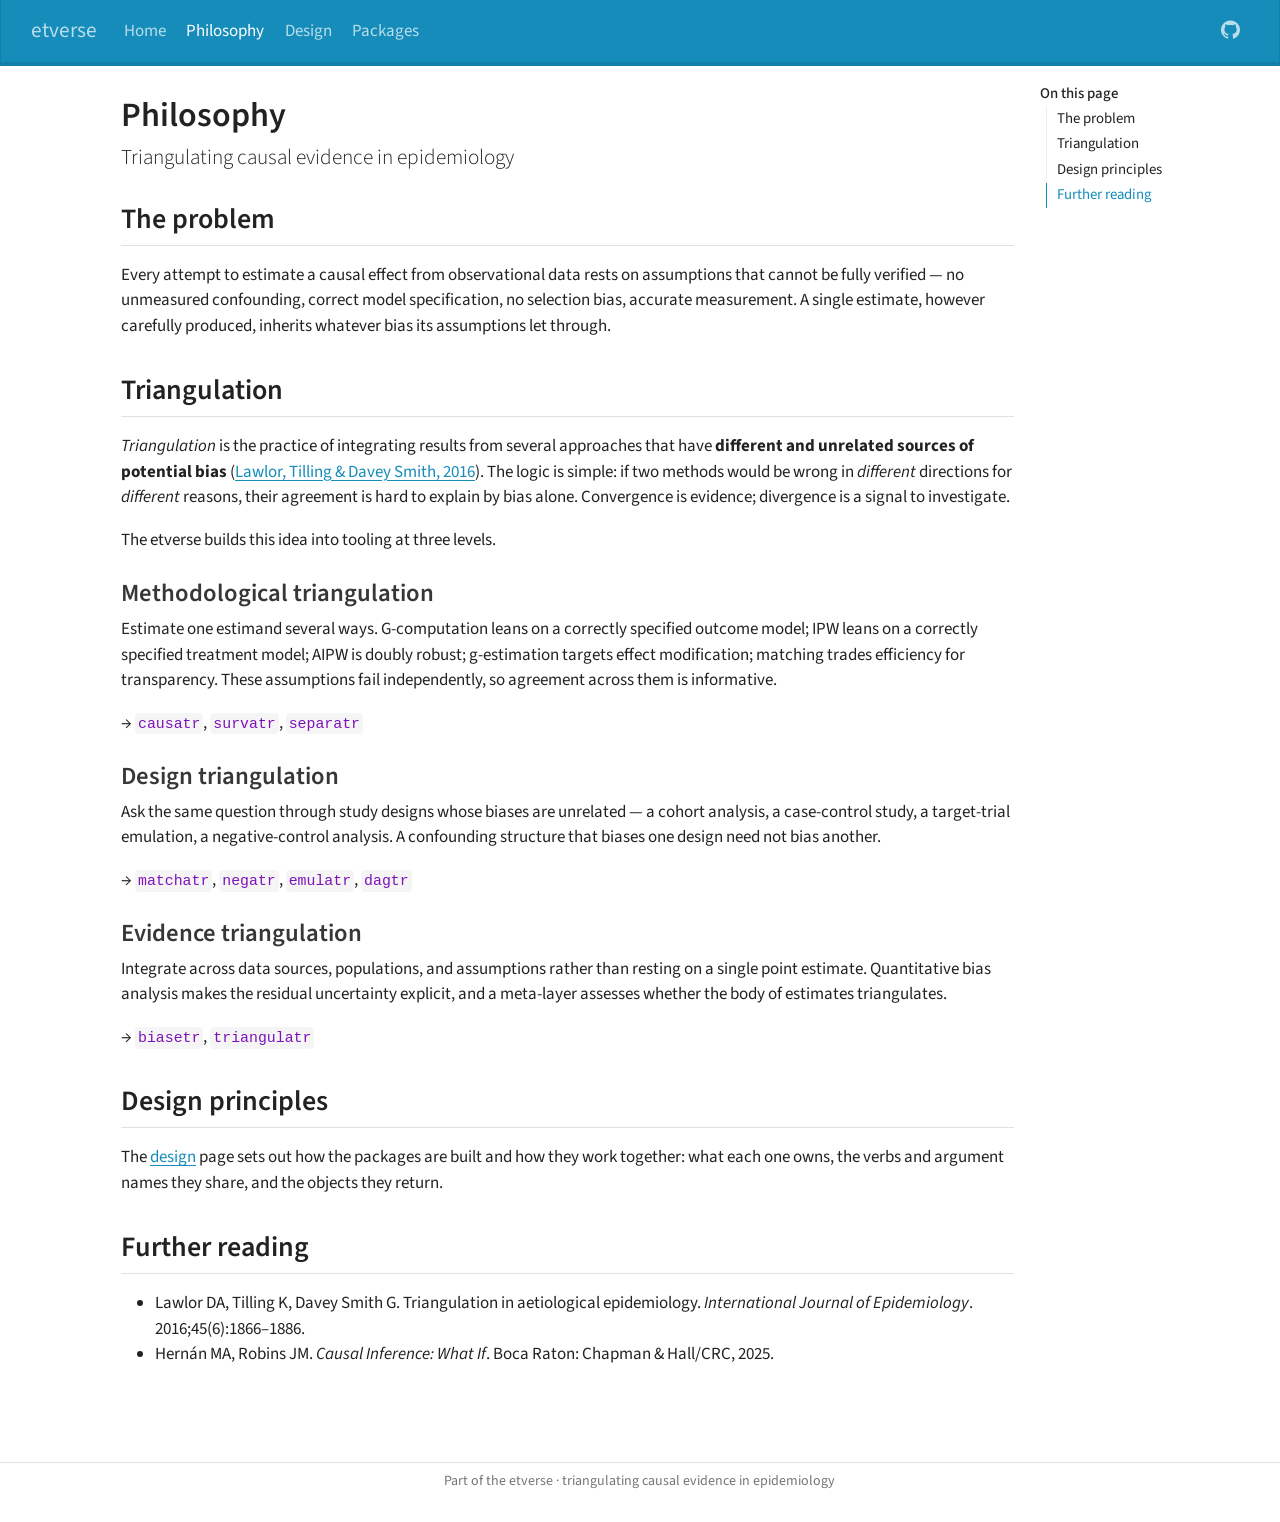
<file: philosophy.html>
<!DOCTYPE html>
<html xmlns="http://www.w3.org/1999/xhtml" lang="en" xml:lang="en"><head>

<meta charset="utf-8">
<meta name="generator" content="quarto-1.11.9">

<meta name="viewport" content="width=device-width, initial-scale=1.0, user-scalable=yes">


<title>Philosophy – etverse</title>
<style>
/* Default styles provided by pandoc.
** See https://pandoc.org/MANUAL.html#variables-for-html for config info.
*/
span.smallcaps{font-variant: small-caps;}
div.columns{display: flex; gap: 1.5em;}
div.column{flex: auto;}
@media screen {
div.columns{gap: min(4vw, 1.5em);}
div.column{overflow-x: auto;}
}
div.hanging-indent{margin-left: 1.5em; text-indent: -1.5em;}
ul.task-list{list-style: none;}
ul.task-list li input[type="checkbox"] {
  width: 0.8em;
  margin: 0 0.8em 0.2em -1em; /* quarto-specific, see https://github.com/quarto-dev/quarto-cli/issues/4556 */ 
  vertical-align: middle;
}
</style>


<script src="site_libs/quarto-nav/quarto-nav.js"></script>
<script src="site_libs/clipboard/clipboard.min.js"></script>
<script src="site_libs/quarto-search/autocomplete.umd.js"></script>
<script src="site_libs/quarto-search/fuse.min.js"></script>
<script src="site_libs/quarto-search/quarto-search.js"></script>
<meta name="quarto:offset" content="./">
<link href="./favicon.png" rel="icon" type="image/png">
<script src="site_libs/quarto-html/quarto.js" type="module"></script>
<script src="site_libs/quarto-html/tabsets/tabsets.js" type="module"></script>
<script src="site_libs/quarto-html/scrollable-regions/scrollable-regions.js" type="module"></script>
<script src="site_libs/quarto-html/popper.min.js"></script>
<script src="site_libs/quarto-html/tippy.umd.min.js"></script>
<script src="site_libs/quarto-html/anchor.min.js"></script>
<link href="site_libs/quarto-html/tippy.css" rel="stylesheet">
<link href="site_libs/quarto-html/quarto-syntax-highlighting-63b5708e65d6cd79cd7618c58d0c21e7.css" rel="stylesheet" id="quarto-text-highlighting-styles">
<script src="site_libs/bootstrap/bootstrap.min.js"></script>
<link href="site_libs/bootstrap/bootstrap-icons.css" rel="stylesheet">
<link href="site_libs/bootstrap/bootstrap-72828441c7ecd9471158c62eb830448b.min.css" rel="stylesheet" append-hash="true" id="quarto-bootstrap" data-mode="light">
<script id="quarto-search-options" type="application/json">{
  "location": "navbar",
  "copy-button": false,
  "collapse-after": 3,
  "panel-placement": "end",
  "type": "overlay",
  "limit": 50,
  "keyboard-shortcut": [
    "f",
    "/",
    "s"
  ],
  "show-item-context": false,
  "language": {
    "search-no-results-text": "No results",
    "search-matching-documents-text": "matching documents",
    "search-copy-link-title": "Copy link to search",
    "search-hide-matches-text": "Hide additional matches",
    "search-more-match-text": "more match in this document",
    "search-more-matches-text": "more matches in this document",
    "search-clear-button-title": "Clear",
    "search-text-placeholder": "",
    "search-detached-cancel-button-title": "Cancel",
    "search-submit-button-title": "Submit",
    "search-label": "Search"
  }
}</script>


<link rel="stylesheet" href="styles.css">
</head>

<body class="nav-fixed quarto-light"><a id="quarto-skip-link" class="visually-hidden-focusable" href="#quarto-document-content">Skip to main content</a>

<div id="quarto-search-results"></div>
  <header id="quarto-header" class="headroom fixed-top">
    <nav class="navbar navbar-expand-lg " data-bs-theme="dark" aria-label="Site">
      <div class="navbar-container container-fluid">
      <div class="navbar-brand-container mx-auto">
    <a class="navbar-brand" href="./index.html">
    <span class="navbar-title">etverse</span>
    </a>
  </div>
          <button class="navbar-toggler" type="button" data-bs-toggle="collapse" data-bs-target="#navbarCollapse" aria-controls="navbarCollapse" aria-expanded="false" aria-label="Toggle navigation" onclick="if (window.quartoToggleHeadroom) { window.quartoToggleHeadroom(); }">
  <span class="navbar-toggler-icon"></span>
</button>
          <div class="collapse navbar-collapse" id="navbarCollapse">
            <ul class="navbar-nav navbar-nav-scroll me-auto">
  <li class="nav-item">
    <a class="nav-link" href="./index.html"> 
<span class="menu-text">Home</span></a>
  </li>  
  <li class="nav-item">
    <a class="nav-link active" href="./philosophy.html" aria-current="page"> 
<span class="menu-text">Philosophy</span></a>
  </li>  
  <li class="nav-item">
    <a class="nav-link" href="./design.html"> 
<span class="menu-text">Design</span></a>
  </li>  
  <li class="nav-item">
    <a class="nav-link" href="./index.html#packages"> 
<span class="menu-text">Packages</span></a>
  </li>  
</ul>
            <ul class="navbar-nav navbar-nav-scroll ms-auto">
  <li class="nav-item compact">
    <a class="nav-link" href="https://github.com/etverse"> <i class="bi bi-github" role="img" aria-label="etverse on GitHub">
</i> 
<span class="menu-text"></span></a>
  </li>  
</ul>
          </div> <!-- /navcollapse -->
            <div class="quarto-navbar-tools">
</div>
      </div> <!-- /container-fluid -->
    </nav>
</header>
<!-- content -->
<div id="quarto-content" class="quarto-container page-columns page-rows-contents page-layout-article page-navbar">
<!-- sidebar -->
<!-- margin-sidebar -->
    <div id="quarto-margin-sidebar" class="sidebar margin-sidebar">
        <nav id="TOC" role="doc-toc" aria-labelledby="toc-title" class="toc-active">
    <h2 id="toc-title">On this page</h2>
   
  <ul class="collapse">
  <li><a href="#the-problem" id="toc-the-problem" class="nav-link active" data-scroll-target="#the-problem">The problem</a></li>
  <li><a href="#triangulation" id="toc-triangulation" class="nav-link" data-scroll-target="#triangulation">Triangulation</a></li>
  <li><a href="#design-principles" id="toc-design-principles" class="nav-link" data-scroll-target="#design-principles">Design principles</a></li>
  <li><a href="#further-reading" id="toc-further-reading" class="nav-link" data-scroll-target="#further-reading">Further reading</a></li>
  </ul>
</nav>
    </div>
<!-- main -->
<main class="content" id="quarto-document-content" tabindex="-1">

<header id="title-block-header" class="quarto-title-block default">
<div class="quarto-title">
<h1 class="title">Philosophy</h1>
<p class="subtitle lead">Triangulating causal evidence in epidemiology</p>
</div>



<div class="quarto-title-meta">

    
  
    
  </div>
  


</header>


<section id="the-problem" class="level2">
<h2 class="anchored" data-anchor-id="the-problem">The problem</h2>
<p>Every attempt to estimate a causal effect from observational data rests on assumptions that cannot be fully verified — no unmeasured confounding, correct model specification, no selection bias, accurate measurement. A single estimate, however carefully produced, inherits whatever bias its assumptions let through.</p>
</section>
<section id="triangulation" class="level2">
<h2 class="anchored" data-anchor-id="triangulation">Triangulation</h2>
<p><em>Triangulation</em> is the practice of integrating results from several approaches that have <strong>different and unrelated sources of potential bias</strong> (<a href="https://doi.org/10.1093/ije/dyw314">Lawlor, Tilling &amp; Davey Smith, 2016</a>). The logic is simple: if two methods would be wrong in <em>different</em> directions for <em>different</em> reasons, their agreement is hard to explain by bias alone. Convergence is evidence; divergence is a signal to investigate.</p>
<p>The etverse builds this idea into tooling at three levels.</p>
<section id="methodological-triangulation" class="level3">
<h3 class="anchored" data-anchor-id="methodological-triangulation">Methodological triangulation</h3>
<p>Estimate one estimand several ways. G-computation leans on a correctly specified outcome model; IPW leans on a correctly specified treatment model; AIPW is doubly robust; g-estimation targets effect modification; matching trades efficiency for transparency. These assumptions fail independently, so agreement across them is informative.</p>
<p>→ <code>causatr</code>, <code>survatr</code>, <code>separatr</code></p>
</section>
<section id="design-triangulation" class="level3">
<h3 class="anchored" data-anchor-id="design-triangulation">Design triangulation</h3>
<p>Ask the same question through study designs whose biases are unrelated — a cohort analysis, a case-control study, a target-trial emulation, a negative-control analysis. A confounding structure that biases one design need not bias another.</p>
<p>→ <code>matchatr</code>, <code>negatr</code>, <code>emulatr</code>, <code>dagtr</code></p>
</section>
<section id="evidence-triangulation" class="level3">
<h3 class="anchored" data-anchor-id="evidence-triangulation">Evidence triangulation</h3>
<p>Integrate across data sources, populations, and assumptions rather than resting on a single point estimate. Quantitative bias analysis makes the residual uncertainty explicit, and a meta-layer assesses whether the body of estimates triangulates.</p>
<p>→ <code>biasetr</code>, <code>triangulatr</code></p>
</section>
</section>
<section id="design-principles" class="level2">
<h2 class="anchored" data-anchor-id="design-principles">Design principles</h2>
<p>The <a href="./design.html">design</a> page sets out how the packages are built and how they work together: what each one owns, the verbs and argument names they share, and the objects they return.</p>
</section>
<section id="further-reading" class="level2">
<h2 class="anchored" data-anchor-id="further-reading">Further reading</h2>
<ul>
<li>Lawlor DA, Tilling K, Davey Smith G. Triangulation in aetiological epidemiology. <em>International Journal of Epidemiology</em>. 2016;45(6):1866–1886.</li>
<li>Hernán MA, Robins JM. <em>Causal Inference: What If</em>. Boca Raton: Chapman &amp; Hall/CRC, 2025.</li>
</ul>


</section>

</main> <!-- /main -->
<script id="quarto-html-after-body" type="application/javascript">
  window.document.addEventListener("DOMContentLoaded", function (event) {
    const icon = "";
    const anchorJS = new window.AnchorJS();
    anchorJS.options = {
      placement: 'right',
      icon: icon
    };
    anchorJS.add('.anchored');
    const isCodeAnnotation = (el) => {
      for (const clz of el.classList) {
        if (clz.startsWith('code-annotation-')) {                     
          return true;
        }
      }
      return false;
    }
    const onCopySuccess = function(e) {
      // button target
      const button = e.trigger;
      // don't keep focus
      button.blur();
      // flash "checked"
      button.classList.add('code-copy-button-checked');
      var currentTitle = button.getAttribute("title");
      button.setAttribute("title", "Copied!");
      let tooltip;
      if (window.bootstrap) {
        button.setAttribute("data-bs-toggle", "tooltip");
        button.setAttribute("data-bs-placement", "left");
        button.setAttribute("data-bs-title", "Copied!");
        tooltip = new bootstrap.Tooltip(button, 
          { trigger: "manual", 
            customClass: "code-copy-button-tooltip",
            offset: [0, -8]});
        tooltip.show();    
      }
      setTimeout(function() {
        if (tooltip) {
          tooltip.hide();
          button.removeAttribute("data-bs-title");
          button.removeAttribute("data-bs-toggle");
          button.removeAttribute("data-bs-placement");
        }
        button.setAttribute("title", currentTitle);
        button.classList.remove('code-copy-button-checked');
      }, 1000);
      // clear code selection
      e.clearSelection();
    }
    const getTextToCopy = function(trigger) {
      const outerScaffold = trigger.parentElement.cloneNode(true);
      const codeEl = outerScaffold.querySelector('code');
      for (const childEl of codeEl.children) {
        if (isCodeAnnotation(childEl)) {
          childEl.remove();
        }
      }
      return codeEl.innerText;
    }
    const clipboard = new window.ClipboardJS('.code-copy-button:not([data-in-quarto-modal])', {
      text: getTextToCopy
    });
    clipboard.on('success', onCopySuccess);
    if (window.document.getElementById('quarto-embedded-source-code-modal')) {
      const clipboardModal = new window.ClipboardJS('.code-copy-button[data-in-quarto-modal]', {
        text: getTextToCopy,
        container: window.document.getElementById('quarto-embedded-source-code-modal')
      });
      clipboardModal.on('success', onCopySuccess);
    }
      var localhostRegex = new RegExp(/^(?:http|https):\/\/localhost\:?[0-9]*\//);
      var mailtoRegex = new RegExp(/^mailto:/);
        var filterRegex = new RegExp("https:\/\/etverse\.github\.io");
      var isInternal = (href) => {
          return filterRegex.test(href) || localhostRegex.test(href) || mailtoRegex.test(href);
      }
      // Inspect non-navigation links and adorn them if external
      window.quartoDecorateExternalLinks = function (root) {
     var links = (root || window.document).querySelectorAll('a[href]:not(.nav-link):not(.navbar-brand):not(.toc-action):not(.sidebar-link):not(.sidebar-item-toggle):not(.pagination-link):not(.no-external):not([aria-hidden]):not(.dropdown-item):not(.quarto-navigation-tool):not(.about-link)');
      for (var i=0; i<links.length; i++) {
        const link = links[i];
        if (!isInternal(link.href)) {
          // undo the damage that might have been done by quarto-nav.js in the case of
          // links that we want to consider external
          if (link.dataset.originalHref !== undefined) {
            link.href = link.dataset.originalHref;
          }
          if (!link.classList.contains('no-external-icon')) {
          }
        }
      }
      };
      window.quartoDecorateExternalLinks(window.document);
    // Esc closes the popup (WCAG 1.4.13) and focus leaving both trigger and
    // popup closes it (WCAG 2.4.11); tippy handles neither for interactive popups.
    const hideOnEscAndFocusOut = {
      name: 'hideOnEscAndFocusOut',
      defaultValue: true,
      fn(instance) {
        const dismiss = () => {
          // A show scheduled by the trigger delay would otherwise reopen it
          instance.clearDelayTimeouts();
          instance.hide();
        };
        const onKeyDown = (event) => {
          if (event.key !== 'Escape') {
            return;
          }
          // Keep Esc from also reaching page handlers (e.g. reveal.js overview),
          // except an open reveal.js slide menu, which Esc should close too.
          // The menu handles keys only when its keyboard option is on.
          const menuHandlesEsc = window.Reveal?.getPlugin?.('menu')?.isOpen() &&
            window.Reveal.getConfig().menu?.keyboard !== false;
          if (!menuHandlesEsc) {
            event.stopPropagation();
          }
          if (instance.popper.contains(window.document.activeElement)) {
            // Disabled while refocusing so the focus trigger does not reopen it
            instance.disable();
            instance.reference.focus();
            instance.enable();
          }
          dismiss();
        };
        const onFocusOut = (event) => {
          const target = event.relatedTarget;
          if (target && !instance.reference.contains(target) &&
              !instance.popper.contains(target)) {
            dismiss();
          }
        };
        // On the trigger too: a click trigger (code-annotations: select) has no
        // blur handling. Attached for the instance's lifetime so leaving the
        // trigger also cancels a show still pending on the trigger delay.
        instance.reference.addEventListener('focusout', onFocusOut);
        return {
          onShow() {
            window.document.addEventListener('keydown', onKeyDown, true);
            instance.popper.addEventListener('focusout', onFocusOut);
          },
          onHide() {
            window.document.removeEventListener('keydown', onKeyDown, true);
            instance.popper.removeEventListener('focusout', onFocusOut);
          },
          onDestroy() {
            instance.reference.removeEventListener('focusout', onFocusOut);
          },
        };
      },
    };
    function tippyHover(el, contentFn, onTriggerFn, onUntriggerFn) {
      const config = {
        allowHTML: true,
        maxWidth: 500,
        delay: 100,
        arrow: false,
        appendTo: function(el) {
            return el.parentElement;
        },
        interactive: true,
        interactiveBorder: 10,
        theme: 'quarto',
        placement: 'bottom-start',
        plugins: [hideOnEscAndFocusOut],
      };
      if (contentFn) {
        config.content = contentFn;
      }
      if (onTriggerFn) {
        config.onTrigger = onTriggerFn;
      }
      if (onUntriggerFn) {
        config.onUntrigger = onUntriggerFn;
      }
      window.tippy(el, config); 
    }
    const noterefs = window.document.querySelectorAll('a[role="doc-noteref"]');
    for (var i=0; i<noterefs.length; i++) {
      const ref = noterefs[i];
      tippyHover(ref, function() {
        // use id or data attribute instead here
        let href = ref.getAttribute('data-footnote-href') || ref.getAttribute('href');
        try { href = new URL(href).hash; } catch {}
        const id = href.replace(/^#\/?/, "");
        const note = window.document.getElementById(id);
        if (note) {
          return note.innerHTML;
        } else {
          return "";
        }
      });
    }
    const xrefs = window.document.querySelectorAll('a.quarto-xref');
    const processXRef = (id, note) => {
      // Strip column container classes
      const stripColumnClz = (el) => {
        el.classList.remove("page-full", "page-columns");
        if (el.children) {
          for (const child of el.children) {
            stripColumnClz(child);
          }
        }
      }
      stripColumnClz(note)
      if (id === null || id.startsWith('sec-')) {
        // Special case sections, only their first couple elements
        const container = document.createElement("div");
        if (note.children && note.children.length > 2) {
          container.appendChild(note.children[0].cloneNode(true));
          for (let i = 1; i < note.children.length; i++) {
            const child = note.children[i];
            if (child.tagName === "P" && child.innerText === "") {
              continue;
            } else {
              container.appendChild(child.cloneNode(true));
              break;
            }
          }
          if (window.Quarto?.typesetMath) {
            window.Quarto.typesetMath(container);
          }
          return container.innerHTML
        } else {
          if (window.Quarto?.typesetMath) {
            window.Quarto.typesetMath(note);
          }
          return note.innerHTML;
        }
      } else {
        // Remove any anchor links if they are present
        const anchorLink = note.querySelector('a.anchorjs-link');
        if (anchorLink) {
          anchorLink.remove();
        }
        if (window.Quarto?.typesetMath) {
          window.Quarto.typesetMath(note);
        }
        if (note.classList.contains("callout")) {
          return note.outerHTML;
        } else {
          return note.innerHTML;
        }
      }
    }
    for (var i=0; i<xrefs.length; i++) {
      const xref = xrefs[i];
      tippyHover(xref, undefined, function(instance) {
        instance.disable();
        let url = xref.getAttribute('href');
        let hash = undefined; 
        if (url.startsWith('#')) {
          hash = url;
        } else {
          try { hash = new URL(url).hash; } catch {}
        }
        if (hash) {
          const id = hash.replace(/^#\/?/, "");
          const note = window.document.getElementById(id);
          if (note !== null) {
            try {
              const html = processXRef(id, note.cloneNode(true));
              instance.setContent(html);
            } finally {
              instance.enable();
              instance.show();
            }
          } else {
            // See if we can fetch this
            fetch(url.split('#')[0])
            .then(res => res.text())
            .then(html => {
              const parser = new DOMParser();
              const htmlDoc = parser.parseFromString(html, "text/html");
              const note = htmlDoc.getElementById(id);
              if (note !== null) {
                const html = processXRef(id, note);
                instance.setContent(html);
              } 
            }).finally(() => {
              instance.enable();
              instance.show();
            });
          }
        } else {
          // See if we can fetch a full url (with no hash to target)
          // This is a special case and we should probably do some content thinning / targeting
          fetch(url)
          .then(res => res.text())
          .then(html => {
            const parser = new DOMParser();
            const htmlDoc = parser.parseFromString(html, "text/html");
            const note = htmlDoc.querySelector('main.content');
            if (note !== null) {
              // This should only happen for chapter cross references
              // (since there is no id in the URL)
              // remove the first header
              if (note.children.length > 0 && note.children[0].tagName === "HEADER") {
                note.children[0].remove();
              }
              const html = processXRef(null, note);
              instance.setContent(html);
            } 
          }).finally(() => {
            instance.enable();
            instance.show();
          });
        }
      }, function(instance) {
      });
    }
        let selectedAnnoteEl;
        const selectorForAnnotation = ( cell, annotation) => {
          let cellAttr = 'data-code-cell="' + cell + '"';
          let lineAttr = 'data-code-annotation="' +  annotation + '"';
          const selector = 'span[' + cellAttr + '][' + lineAttr + ']';
          return selector;
        }
        const selectCodeLines = (annoteEl) => {
          const doc = window.document;
          const targetCell = annoteEl.getAttribute("data-target-cell");
          const targetAnnotation = annoteEl.getAttribute("data-target-annotation");
          const annoteSpan = window.document.querySelector(selectorForAnnotation(targetCell, targetAnnotation));
          const lines = annoteSpan.getAttribute("data-code-lines").split(",");
          const lineIds = lines.map((line) => {
            return targetCell + "-" + line;
          })
          // Each band is positioned against its own containing block, which is
          // not the offsetParent of the lines, so place it from client rects.
          const placeBand = (band, firstEl, lastEl, codeBlock) => {
            const container = band.offsetParent;
            if (container === null) {
              return;
            }
            const containerRect = container.getBoundingClientRect();
            // Reveal.js scales slides with a transform, so convert client
            // pixels back to the CSS pixels of the container.
            const scale = containerRect.height / container.offsetHeight || 1;
            const firstRect = firstEl.getBoundingClientRect();
            const lastRect = lastEl.getBoundingClientRect();
            const top = (firstRect.top - containerRect.top) / scale - container.clientTop + container.scrollTop;
            const height = (lastRect.bottom - firstRect.top) / scale;
            band.style.top = top - 2 + "px";
            band.style.height = height + 4 + "px";
            if (codeBlock) {
              // Without the copy button wrapper, the containing block is wider
              // than the code block, so span the code block explicitly.
              const blockRect = codeBlock.getBoundingClientRect();
              band.style.left = (blockRect.left - containerRect.left) / scale - container.clientLeft + container.scrollLeft + "px";
              band.style.width = blockRect.width / scale + "px";
            }
          };
          if (lineIds.length > 0) {
            const el = window.document.getElementById(lineIds[0]);
            const lastEl = window.document.getElementById(lineIds[lineIds.length - 1]);
            const parent = el.parentElement.parentElement;
            // cook up a div (if necessary) and position it
            let div = window.document.getElementById("code-annotation-line-highlight");
            if (div === null) {
              div = window.document.createElement("div");
              div.setAttribute("id", "code-annotation-line-highlight");
              div.style.position = 'absolute';
              parent.appendChild(div);
            }
            placeBand(div, el, lastEl, parent.closest("div.sourceCode") || parent);
            let gutterDiv = window.document.getElementById("code-annotation-line-highlight-gutter");
            if (gutterDiv === null) {
              gutterDiv = window.document.createElement("div");
              gutterDiv.setAttribute("id", "code-annotation-line-highlight-gutter");
              gutterDiv.style.position = 'absolute';
              const codeCell = window.document.getElementById(targetCell);
              const gutter = codeCell.querySelector('.code-annotation-gutter');
              gutter.appendChild(gutterDiv);
            }
            placeBand(gutterDiv, el, lastEl);
            selectedAnnoteEl = annoteEl;
          }
        };
        const unselectCodeLines = () => {
          const elementsIds = ["code-annotation-line-highlight", "code-annotation-line-highlight-gutter"];
          elementsIds.forEach((elId) => {
            const div = window.document.getElementById(elId);
            if (div) {
              div.remove();
            }
          });
          selectedAnnoteEl = undefined;
        };
          // Handle positioning of the toggle
      window.addEventListener(
        "resize",
        throttle(() => {
          elRect = undefined;
          if (selectedAnnoteEl) {
            selectCodeLines(selectedAnnoteEl);
          }
        }, 10)
      );
      function throttle(fn, ms) {
      let throttle = false;
      let timer;
        return (...args) => {
          if(!throttle) { // first call gets through
              fn.apply(this, args);
              throttle = true;
          } else { // all the others get throttled
              if(timer) clearTimeout(timer); // cancel #2
              timer = setTimeout(() => {
                fn.apply(this, args);
                timer = throttle = false;
              }, ms);
          }
        };
      }
        // Attach click handler to the DT
        const annoteDls = window.document.querySelectorAll('dt[data-target-cell]');
        for (const annoteDlNode of annoteDls) {
          annoteDlNode.addEventListener('click', (event) => {
            const clickedEl = event.target;
            if (clickedEl !== selectedAnnoteEl) {
              unselectCodeLines();
              const activeEl = window.document.querySelector('dt[data-target-cell].code-annotation-active');
              if (activeEl) {
                activeEl.classList.remove('code-annotation-active');
              }
              selectCodeLines(clickedEl);
              clickedEl.classList.add('code-annotation-active');
            } else {
              // Unselect the line
              unselectCodeLines();
              clickedEl.classList.remove('code-annotation-active');
            }
          });
        }
    const findCites = (el) => {
      const parentEl = el.parentElement;
      if (parentEl) {
        const cites = parentEl.dataset.cites;
        if (cites) {
          return {
            el,
            cites: cites.split(' ')
          };
        } else {
          return findCites(el.parentElement)
        }
      } else {
        return undefined;
      }
    };
    var bibliorefs = window.document.querySelectorAll('a[role="doc-biblioref"]');
    for (var i=0; i<bibliorefs.length; i++) {
      const ref = bibliorefs[i];
      const citeInfo = findCites(ref);
      if (citeInfo) {
        tippyHover(citeInfo.el, function() {
          var popup = window.document.createElement('div');
          citeInfo.cites.forEach(function(cite) {
            var citeDiv = window.document.createElement('div');
            citeDiv.classList.add('hanging-indent');
            citeDiv.classList.add('csl-entry');
            var biblioDiv = window.document.getElementById('ref-' + cite);
            if (biblioDiv) {
              citeDiv.innerHTML = biblioDiv.innerHTML;
            }
            popup.appendChild(citeDiv);
          });
          return popup.innerHTML;
        });
      }
    }
  });
  </script>
  <script type="application/javascript">
  window.quartoScrollableRegionsLabels = {"code":"Scrollable code","output":"Scrollable output"};
  </script>
</div> <!-- /content -->
<footer class="footer">
  <div class="nav-footer">
    <div class="nav-footer-left">
      &nbsp;
    </div>   
    <div class="nav-footer-center">
<p>Part of the etverse · triangulating causal evidence in epidemiology</p>
</div>
    <div class="nav-footer-right">
      &nbsp;
    </div>
  </div>
</footer>




</body></html>
</file>
<file: site_libs/quarto-html/tippy.css>
.tippy-box[data-animation=fade][data-state=hidden]{opacity:0}[data-tippy-root]{max-width:calc(100vw - 10px)}.tippy-box{position:relative;background-color:#333;color:#fff;border-radius:4px;font-size:14px;line-height:1.4;white-space:normal;outline:0;transition-property:transform,visibility,opacity}.tippy-box[data-placement^=top]>.tippy-arrow{bottom:0}.tippy-box[data-placement^=top]>.tippy-arrow:before{bottom:-7px;left:0;border-width:8px 8px 0;border-top-color:initial;transform-origin:center top}.tippy-box[data-placement^=bottom]>.tippy-arrow{top:0}.tippy-box[data-placement^=bottom]>.tippy-arrow:before{top:-7px;left:0;border-width:0 8px 8px;border-bottom-color:initial;transform-origin:center bottom}.tippy-box[data-placement^=left]>.tippy-arrow{right:0}.tippy-box[data-placement^=left]>.tippy-arrow:before{border-width:8px 0 8px 8px;border-left-color:initial;right:-7px;transform-origin:center left}.tippy-box[data-placement^=right]>.tippy-arrow{left:0}.tippy-box[data-placement^=right]>.tippy-arrow:before{left:-7px;border-width:8px 8px 8px 0;border-right-color:initial;transform-origin:center right}.tippy-box[data-inertia][data-state=visible]{transition-timing-function:cubic-bezier(.54,1.5,.38,1.11)}.tippy-arrow{width:16px;height:16px;color:#333}.tippy-arrow:before{content:"";position:absolute;border-color:transparent;border-style:solid}.tippy-content{position:relative;padding:5px 9px;z-index:1}
</file>
<file: site_libs/quarto-html/quarto-syntax-highlighting-63b5708e65d6cd79cd7618c58d0c21e7.css>
/* quarto syntax highlight colors */
:root {
  --quarto-hl-ot-color: #003B4F;
  --quarto-hl-at-color: #657422;
  --quarto-hl-ss-color: #20794D;
  --quarto-hl-an-color: #5E5E5E;
  --quarto-hl-fu-color: #4758AB;
  --quarto-hl-st-color: #20794D;
  --quarto-hl-cf-color: #003B4F;
  --quarto-hl-op-color: #5E5E5E;
  --quarto-hl-er-color: #AD0000;
  --quarto-hl-bn-color: #AD0000;
  --quarto-hl-al-color: #AD0000;
  --quarto-hl-va-color: #111111;
  --quarto-hl-bu-color: inherit;
  --quarto-hl-ex-color: inherit;
  --quarto-hl-pp-color: #AD0000;
  --quarto-hl-in-color: #5E5E5E;
  --quarto-hl-vs-color: #20794D;
  --quarto-hl-wa-color: #5E5E5E;
  --quarto-hl-do-color: #5E5E5E;
  --quarto-hl-im-color: #00769E;
  --quarto-hl-ch-color: #20794D;
  --quarto-hl-dt-color: #AD0000;
  --quarto-hl-fl-color: #AD0000;
  --quarto-hl-co-color: #5E5E5E;
  --quarto-hl-cv-color: #5E5E5E;
  --quarto-hl-cn-color: #8f5902;
  --quarto-hl-sc-color: #5E5E5E;
  --quarto-hl-dv-color: #AD0000;
  --quarto-hl-kw-color: #003B4F;
}

/* other quarto variables */
:root {
  --quarto-font-monospace: SFMono-Regular, Menlo, Monaco, Consolas, "Liberation Mono", "Courier New", monospace;
}

/* syntax highlight based on Pandoc's rules */
pre > code.sourceCode > span {
  color: #003B4F;
}

code.sourceCode > span {
  color: #003B4F;
}

div.sourceCode,
div.sourceCode pre.sourceCode {
  color: #003B4F;
}

/* Normal */
code span {
  color: #003B4F;
}

/* Alert */
code span.al {
  color: #AD0000;
  font-style: inherit;
}

/* Annotation */
code span.an {
  color: #5E5E5E;
  font-style: inherit;
}

/* Attribute */
code span.at {
  color: #657422;
  font-style: inherit;
}

/* BaseN */
code span.bn {
  color: #AD0000;
  font-style: inherit;
}

/* BuiltIn */
code span.bu {
  font-style: inherit;
}

/* ControlFlow */
code span.cf {
  color: #003B4F;
  font-weight: bold;
  font-style: inherit;
}

/* Char */
code span.ch {
  color: #20794D;
  font-style: inherit;
}

/* Constant */
code span.cn {
  color: #8f5902;
  font-style: inherit;
}

/* Comment */
code span.co {
  color: #5E5E5E;
  font-style: inherit;
}

/* CommentVar */
code span.cv {
  color: #5E5E5E;
  font-style: italic;
}

/* Documentation */
code span.do {
  color: #5E5E5E;
  font-style: italic;
}

/* DataType */
code span.dt {
  color: #AD0000;
  font-style: inherit;
}

/* DecVal */
code span.dv {
  color: #AD0000;
  font-style: inherit;
}

/* Error */
code span.er {
  color: #AD0000;
  font-style: inherit;
}

/* Extension */
code span.ex {
  font-style: inherit;
}

/* Float */
code span.fl {
  color: #AD0000;
  font-style: inherit;
}

/* Function */
code span.fu {
  color: #4758AB;
  font-style: inherit;
}

/* Import */
code span.im {
  color: #00769E;
  font-style: inherit;
}

/* Information */
code span.in {
  color: #5E5E5E;
  font-style: inherit;
}

/* Keyword */
code span.kw {
  color: #003B4F;
  font-weight: bold;
  font-style: inherit;
}

/* Operator */
code span.op {
  color: #5E5E5E;
  font-style: inherit;
}

/* Other */
code span.ot {
  color: #003B4F;
  font-style: inherit;
}

/* Preprocessor */
code span.pp {
  color: #AD0000;
  font-style: inherit;
}

/* SpecialChar */
code span.sc {
  color: #5E5E5E;
  font-style: inherit;
}

/* SpecialString */
code span.ss {
  color: #20794D;
  font-style: inherit;
}

/* String */
code span.st {
  color: #20794D;
  font-style: inherit;
}

/* Variable */
code span.va {
  color: #111111;
  font-style: inherit;
}

/* VerbatimString */
code span.vs {
  color: #20794D;
  font-style: inherit;
}

/* Warning */
code span.wa {
  color: #5E5E5E;
  font-style: italic;
}

.prevent-inlining {
  content: "</";
}

/*# sourceMappingURL=054cc16b9e9817627be6994582d2ffb5.css.map */
</file>
<file: styles.css>
/* etverse landing site */

.hero {
  text-align: center;
  padding: 3.5rem 1rem 2.5rem;
  margin-bottom: 1rem;
  border-bottom: 1px solid var(--bs-border-color, #e9ecef);
}

.hero-title {
  font-weight: 800;
  letter-spacing: -0.02em;
  border: none;
  margin-bottom: 1rem;
}

.hero p {
  max-width: 42rem;
  margin-left: auto;
  margin-right: auto;
  font-size: 1.1rem;
}

.hero .btn {
  margin: 0.75rem 0.35rem 0;
}

/* triangulation levels */
.level-grid h3 {
  border: none;
  margin-top: 0.25rem;
}

.level-grid .g-col-12 {
  border-left: 3px solid var(--bs-primary, #158cba);
  padding-left: 1rem;
}

/* package cards */
.pkg-grid {
  margin-top: 1.5rem;
  row-gap: 1rem;
  column-gap: 1rem;
}

.pkg-card {
  border: 1px solid var(--bs-border-color, #e9ecef);
  border-radius: 0.5rem;
  padding: 1.1rem 1.25rem;
  transition: box-shadow 0.15s ease, transform 0.15s ease;
  background: var(--bs-body-bg, #fff);
}

.pkg-card:hover {
  box-shadow: 0 4px 16px rgba(0, 0, 0, 0.08);
  transform: translateY(-2px);
}

.pkg-card h3 {
  border: none;
  margin-top: 0;
  margin-bottom: 0.5rem;
  font-size: 1.25rem;
  display: flex;
  align-items: center;
  gap: 0.5rem;
  flex-wrap: wrap;
}

.pkg-card h3 a {
  text-decoration: none;
}

.pkg-card .badge {
  font-size: 0.7rem;
  font-weight: 600;
  text-transform: uppercase;
  letter-spacing: 0.03em;
  vertical-align: middle;
}
</file>
